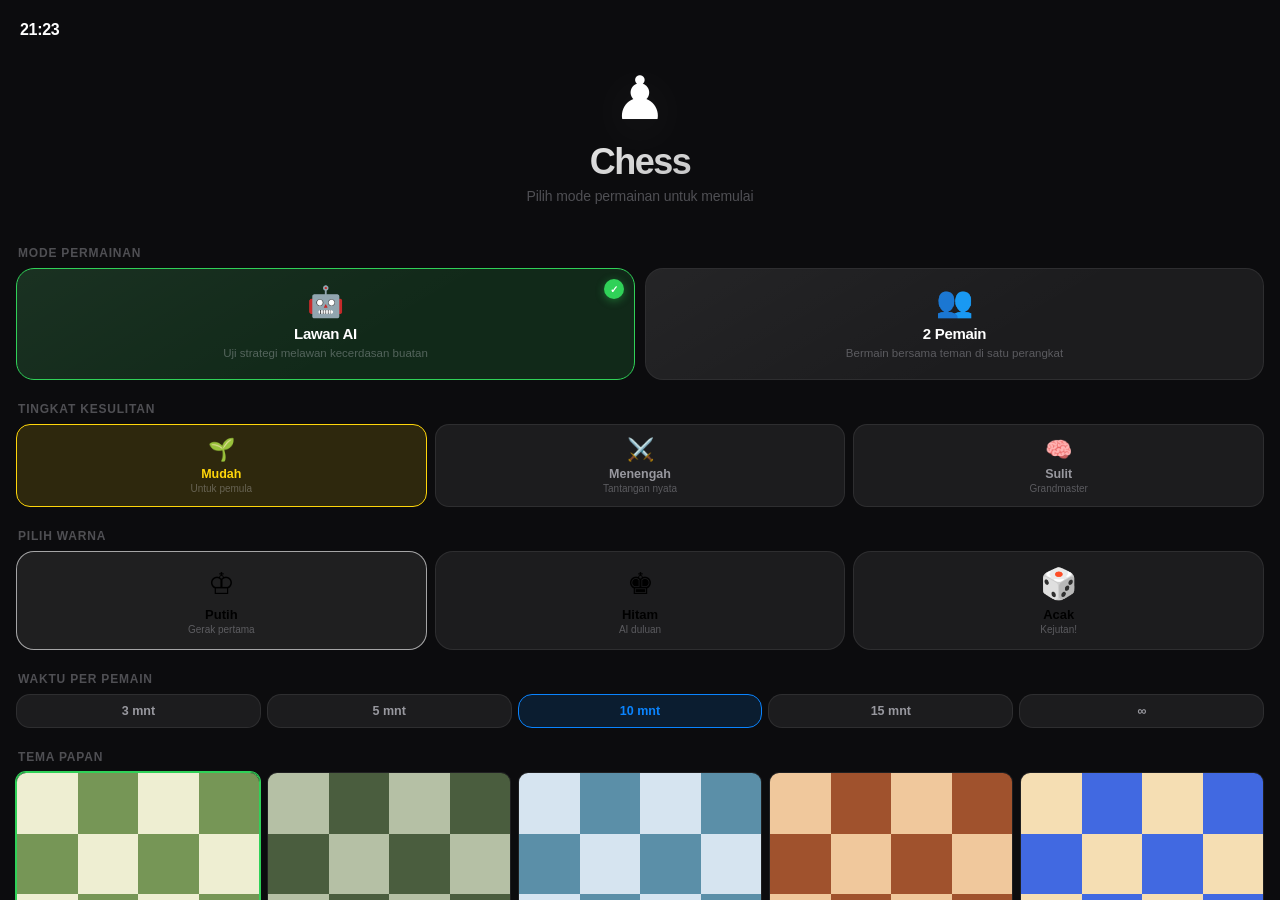
<file: p/chess/index.html>
<!DOCTYPE html>
<html lang="id">
<head>
  <meta charset="UTF-8">
  <meta name="viewport"
        content="width=device-width, initial-scale=1.0,
                 viewport-fit=cover, user-scalable=no, maximum-scale=1">
  <meta name="apple-mobile-web-app-capable" content="yes">
  <meta name="apple-mobile-web-app-status-bar-style" content="black-translucent">
  <meta name="theme-color" content="#000000">
  <title>Chess</title>
  <link rel="stylesheet" href="css/style.css">
</head>
<body>

<!-- ══════════════════════════════════
     STATUS BAR — jam saja, tanpa sinyal/baterai
══════════════════════════════════ -->
<div class="sbar">
  <span class="sbar-time" id="sbarTime">9:41</span>
</div>


<!-- ══════════════════════════════════
     LOBBY SCREEN
══════════════════════════════════ -->
<div id="lobbyScreen">
  <div style="height:max(var(--safe-t),47px);flex-shrink:0;"></div>

  <div class="lobby-scroll">

    <!-- Hero -->
    <div class="lobby-hero">
      <span class="lobby-icon">♟</span>
      <div class="lobby-title">Chess</div>
      <div class="lobby-sub">Pilih mode permainan untuk memulai</div>
    </div>

    <!-- Mode Permainan -->
    <div class="sec-label">Mode Permainan</div>
    <div class="mode-grid">
      <div class="mode-card sel" id="modeAI" onclick="selectMode('ai')">
        <div class="mode-check">✓</div>
        <div class="mode-icon">🤖</div>
        <div class="mode-name">Lawan AI</div>
        <div class="mode-desc">Uji strategi melawan kecerdasan buatan</div>
      </div>
      <div class="mode-card" id="modePVP" onclick="selectMode('pvp')">
        <div class="mode-check">✓</div>
        <div class="mode-icon">👥</div>
        <div class="mode-name">2 Pemain</div>
        <div class="mode-desc">Bermain bersama teman di satu perangkat</div>
      </div>
    </div>

    <!-- Opsi AI -->
    <div id="aiOptions">
      <div class="sec-label">Tingkat Kesulitan</div>
      <div class="diff-row">
        <button class="diff-btn sel" data-d="easy" onclick="selectDiff('easy')">
          <div class="diff-icon">🌱</div>
          <div class="diff-name">Mudah</div>
          <div class="diff-desc">Untuk pemula</div>
        </button>
        <button class="diff-btn" data-d="medium" onclick="selectDiff('medium')">
          <div class="diff-icon">⚔️</div>
          <div class="diff-name">Menengah</div>
          <div class="diff-desc">Tantangan nyata</div>
        </button>
        <button class="diff-btn" data-d="hard" onclick="selectDiff('hard')">
          <div class="diff-icon">🧠</div>
          <div class="diff-name">Sulit</div>
          <div class="diff-desc">Grandmaster</div>
        </button>
      </div>

      <div class="sec-label">Pilih Warna</div>
      <div class="color-row">
        <button class="color-card wc sel" id="colorW" onclick="selectColor('white')">
          <div class="color-piece">♔</div>
          <div class="color-name">Putih</div>
          <div class="color-hint">Gerak pertama</div>
        </button>
        <button class="color-card bc" id="colorB" onclick="selectColor('black')">
          <div class="color-piece">♚</div>
          <div class="color-name">Hitam</div>
          <div class="color-hint">AI duluan</div>
        </button>
        <button class="color-card rc" id="colorR" onclick="selectColor('random')">
          <div class="color-piece">🎲</div>
          <div class="color-name">Acak</div>
          <div class="color-hint">Kejutan!</div>
        </button>
      </div>
    </div>

    <!-- Waktu -->
    <div class="sec-label">Waktu Per Pemain</div>
    <div class="time-row">
      <button class="time-chip"     data-m="3"  onclick="selectTime(3)">3 mnt</button>
      <button class="time-chip"     data-m="5"  onclick="selectTime(5)">5 mnt</button>
      <button class="time-chip on"  data-m="10" onclick="selectTime(10)">10 mnt</button>
      <button class="time-chip"     data-m="15" onclick="selectTime(15)">15 mnt</button>
      <button class="time-chip"     data-m="0"  onclick="selectTime(0)">∞</button>
    </div>

    <!-- Tema Papan -->
    <div class="sec-label">Tema Papan</div>
    <div class="theme-grid" id="themeGrid"></div>

    <!-- Start -->
    <button class="start-btn" onclick="startGame()">Mulai Permainan →</button>

  </div><!-- /lobby-scroll -->
</div><!-- /lobbyScreen -->


<!-- ══════════════════════════════════
     GAME SCREEN
══════════════════════════════════ -->
<div id="gameScreen" style="display:none;">
  <div style="height:max(var(--safe-t),47px);flex-shrink:0;"></div>

  <!-- Kartu Atas (lawan) -->
  <div class="pcard" id="cardTop">
    <div class="pav ai" id="avTop">🤖</div>
    <div class="pinfo">
      <div class="pname" id="nameTop">AI</div>
      <div class="pname-sub" id="subTop">
        <span class="diff-badge easy" id="diffBadge">Mudah</span>
      </div>
      <div class="pcaps" id="capsTop"></div>
    </div>
    <div class="ptimer-wrap">
      <div class="ptime" id="timeTop">10:00</div>
      <div class="pstat" id="statTop">Menunggu</div>
    </div>
    <div class="ai-thinking" id="aiThinking">
      <div class="think-dot"></div>
      <div class="think-dot"></div>
      <div class="think-dot"></div>
    </div>
  </div>

  <!-- Papan -->
  <div class="board-area">
    <canvas id="gameCanvas"></canvas>
  </div>

  <!-- Kartu Bawah (pemain) -->
  <div class="pcard" id="cardBot">
    <div class="pav w" id="avBot">♔</div>
    <div class="pinfo">
      <div class="pname" id="nameBot">Anda</div>
      <div class="pname-sub" id="subBot">Putih · Pemain</div>
      <div class="pcaps" id="capsBot"></div>
    </div>
    <div class="ptimer-wrap">
      <div class="ptime" id="timeBot">10:00</div>
      <div class="pstat" id="statBot">Giliran</div>
    </div>
  </div>

  <!-- Kontrol -->
  <div class="controls">
    <button class="cbtn" onclick="doUndo()">
      <svg fill="none" stroke="currentColor" stroke-width="2.2" viewBox="0 0 24 24">
        <path stroke-linecap="round" d="M9 14L4 9l5-5"/>
        <path stroke-linecap="round" d="M4 9h10.5a5.5 5.5 0 010 11H11"/>
      </svg>
      Undo
    </button>
    <button class="cbtn" id="hintBtn" onclick="doHint()">
      <svg fill="none" stroke="currentColor" stroke-width="2.2" viewBox="0 0 24 24">
        <path stroke-linecap="round"
              d="M9.663 17h4.673M12 3v1m6.364 1.636l-.707.707
                 M21 12h-1M4 12H3m3.343-5.657l-.707-.707m2.828 9.9a5 5 0 117.072 0
                 l-.548.547A3.374 3.374 0 0014 18.469V19a2 2 0 11-4 0v-.531
                 c0-.895-.356-1.754-.988-2.386l-.548-.547z"/>
      </svg>
      Hint
    </button>
    <button class="cbtn" onclick="openMenu()">
      <svg fill="none" stroke="currentColor" stroke-width="2.2" viewBox="0 0 24 24">
        <line x1="3" y1="6"  x2="21" y2="6"/>
        <line x1="3" y1="12" x2="21" y2="12"/>
        <line x1="3" y1="18" x2="21" y2="18"/>
      </svg>
      Menu
    </button>
    <button class="cbtn prim" onclick="goLobby()">
      <svg fill="none" stroke="currentColor" stroke-width="2.2" viewBox="0 0 24 24">
        <path stroke-linecap="round"
              d="M3 12l9-9 9 9M5 10v10a1 1 0 001 1h4v-6h4v6h4a1 1 0 001-1V10"/>
      </svg>
      Lobby
    </button>
  </div>

  <div class="safe-b"></div>
</div><!-- /gameScreen -->


<!-- ══════════════════════════════════
     TOAST
══════════════════════════════════ -->
<div class="toast" id="toast"></div>


<!-- ══════════════════════════════════
     OVERLAY + MENU SHEET
══════════════════════════════════ -->
<div class="overlay" id="menuOverlay" onclick="closeMenu()"></div>

<div class="sheet" id="menuSheet">
  <div class="sh-handle"></div>
  <div class="sh-hdr">
    <span class="sh-title">Menu</span>
    <button class="sh-x" onclick="closeMenu()">✕</button>
  </div>
  <div class="sh-body">

    <button class="mi" onclick="closeMenu();newGameSameSettings()">
      <svg fill="none" stroke="currentColor" stroke-width="2" viewBox="0 0 24 24">
        <path stroke-linecap="round"
              d="M4 4v5h.582m15.356 2A8.001 8.001 0 004.582 9m0 0H9m11 11v-5h-.581m0
                 0a8.003 8.003 0 01-15.357-2m15.357 2H15"/>
      </svg>
      <span class="mi-label">Main Lagi</span>
      <span class="mi-val" id="menuMode">vs AI</span>
    </button>

    <button class="mi" onclick="closeMenu();doUndo()">
      <svg fill="none" stroke="currentColor" stroke-width="2" viewBox="0 0 24 24">
        <path stroke-linecap="round" d="M9 14L4 9l5-5"/>
        <path stroke-linecap="round" d="M4 9h10.5a5.5 5.5 0 010 11H11"/>
      </svg>
      <span class="mi-label">Undo Langkah</span>
      <span class="mi-val" id="menuUndoCnt">0 move</span>
    </button>

    <button class="mi" onclick="closeMenu();doFlip()">
      <svg fill="none" stroke="currentColor" stroke-width="2" viewBox="0 0 24 24">
        <path stroke-linecap="round"
              d="M7 16V4m0 0L3 8m4-4l4 4M17 8v12m0 0l4-4m-4 4l-4-4"/>
      </svg>
      <span class="mi-label">Balik Papan</span>
      <span class="mi-val" id="menuFlip">Normal</span>
    </button>

    <div class="m-sep"></div>

    <div class="tog-row">
      <span class="tog-label">🔊 Efek Suara</span>
      <button class="tog on" id="togSound" onclick="toggleSound()"></button>
    </div>
    <div class="tog-row">
      <span class="tog-label">💡 Assist Mode</span>
      <button class="tog" id="togAssist" onclick="toggleAssist()"></button>
    </div>

    <div class="m-sep"></div>

    <div class="sheet-sub-label">Waktu Per Pemain</div>
    <div class="time-opts">
      <button class="topt"    data-m="3"  onclick="inGameSetTime(3)">3 mnt</button>
      <button class="topt"    data-m="5"  onclick="inGameSetTime(5)">5 mnt</button>
      <button class="topt on" data-m="10" onclick="inGameSetTime(10)">10 mnt</button>
      <button class="topt"    data-m="15" onclick="inGameSetTime(15)">15 mnt</button>
      <button class="topt"    data-m="0"  onclick="inGameSetTime(0)">∞</button>
    </div>

    <div class="m-sep"></div>

    <button class="mi" onclick="closeMenu();resignGame()">
      <svg fill="none" stroke="currentColor" stroke-width="2" viewBox="0 0 24 24">
        <path stroke-linecap="round" d="M3 21V7l9-4 9 4v14M9 21V12h6v9"/>
      </svg>
      <span class="mi-label" style="color:var(--red)">Menyerah</span>
    </button>

  </div>
</div>


<!-- ══════════════════════════════════
     MODAL: Promosi Pion
══════════════════════════════════ -->
<div class="modal" id="promoModal">
  <div class="mc">
    <span class="m-icon">👑</span>
    <div class="m-title">Promosi Pion!</div>
    <div class="m-msg">Pilih bidak pengganti</div>
    <div class="promo-grid">
      <button class="pbtn" data-p="queen">
        <div class="p-icon" id="pQ">♕</div>
        <div class="p-name">Ratu</div>
      </button>
      <button class="pbtn" data-p="rook">
        <div class="p-icon" id="pR">♖</div>
        <div class="p-name">Benteng</div>
      </button>
      <button class="pbtn" data-p="bishop">
        <div class="p-icon" id="pB">♗</div>
        <div class="p-name">Gajah</div>
      </button>
      <button class="pbtn" data-p="knight">
        <div class="p-icon" id="pN">♘</div>
        <div class="p-name">Kuda</div>
      </button>
    </div>
  </div>
</div>


<!-- ══════════════════════════════════
     MODAL: Akhir Permainan
══════════════════════════════════ -->
<div class="modal" id="endModal">
  <div class="mc">
    <span class="m-icon" id="endIcon">🏆</span>
    <div class="m-title" id="endTitle">Selesai!</div>
    <div class="m-msg"   id="endMsg">Putih menang!</div>
    <div class="m-stats">
      <div class="m-stat">
        <div class="m-stat-val"   id="statMoves">0</div>
        <div class="m-stat-label">Langkah</div>
      </div>
      <div class="m-stat">
        <div class="m-stat-val"   id="statCaps">0</div>
        <div class="m-stat-label">Tangkapan</div>
      </div>
      <div class="m-stat">
        <div class="m-stat-val"   id="statTime">0:00</div>
        <div class="m-stat-label">Durasi</div>
      </div>
    </div>
    <div class="m-btns">
      <button class="mb home"  onclick="closeModal('endModal');goLobby()">🏠 Lobby</button>
      <button class="mb ghost" onclick="closeModal('endModal')">Lihat</button>
      <button class="mb prim"  onclick="closeModal('endModal');newGameSameSettings()">Main Lagi</button>
    </div>
  </div>
</div>


<!-- ══════════════════════════════════
     SCRIPTS — urutan penting!
     1. audio    — tidak bergantung apapun
     2. engine   — tidak bergantung apapun
     3. ai       — butuh Engine
     4. renderer — butuh Engine, curTheme (dari ui.js)
     5. timer    — butuh GS, Game
     6. game     — butuh semua di atas
     7. ui       — butuh semua di atas + deklarasi curTheme
══════════════════════════════════ -->
<script src="js/audio.js"></script>
<script src="js/engine.js"></script>
<script src="js/ai.js"></script>
<script src="js/renderer.js"></script>
<script src="js/timer.js"></script>
<script src="js/game.js"></script>
<script src="js/ui.js"></script>

</body>
</html>
</file>
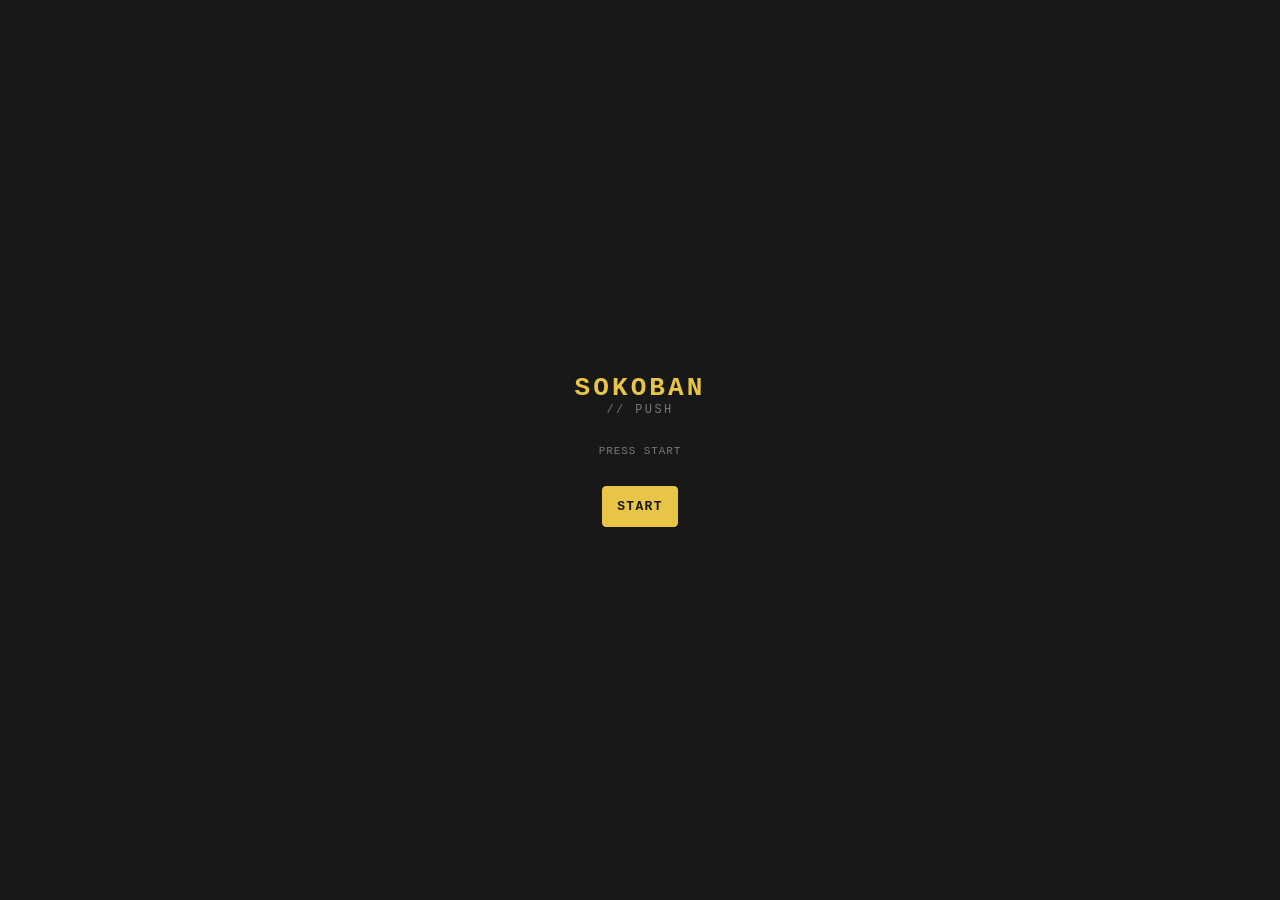
<file: p/sokobanbox/index.html>
<!doctype html>
<html lang="id" data-theme="CRT">
  <head>
    <meta charset="utf-8" />
    <meta name="viewport" content="width=device-width, initial-scale=1, viewport-fit=cover" />
    <title>SOKOBAN // PUSH — Puzzle Dorong Kotak Retro</title>
    <meta name="description" content="Sokoban retro 90-an: 18 level dorong kotak, undo, hint bertingkat, tema CRT/PAPER/MONO. Main langsung di browser, offline." />
    <meta name="theme-color" content="#181818" />
    <link rel="icon" href="data:," />
    <link rel="stylesheet" href="css/style.css" />
  </head>
  <body>
    <div class="app">
      <!-- BOOT -->
      <section id="screen-boot" class="screen active">
        <div style="margin: auto; text-align: center">
          <h1 class="title">SOKOBAN</h1>
          <p class="subtitle">// PUSH</p>
          <p class="small blink" style="margin-top: 28px">PRESS START</p>
          <button id="btn-start" class="primary" style="margin-top: 18px">START</button>
        </div>
      </section>

      <!-- MENU -->
      <section id="screen-menu" class="screen">
        <div style="margin-top: 24px">
          <h1 class="title">SOKOBAN</h1>
          <p class="subtitle">// PUSH</p>
        </div>
        <div class="menu">
          <button id="btn-continue" class="primary">LANJUTKAN</button>
          <button data-goto="levels">PILIH LEVEL</button>
          <button data-goto="stats">STATISTIK</button>
          <button data-goto="settings">PENGATURAN</button>
        </div>
        <p class="small" style="margin-top: auto; text-align: center">
          No timer. No lives. No noise. Just one box at a time.
        </p>
      </section>

      <!-- LEVELS -->
      <section id="screen-levels" class="screen">
        <div class="row between">
          <button data-goto="menu">&lt; KEMBALI</button>
          <span class="small">PILIH LEVEL</span>
        </div>
        <div id="level-list"></div>
      </section>

      <!-- STATS -->
      <section id="screen-stats" class="screen">
        <div class="row between">
          <button data-goto="menu">&lt; KEMBALI</button>
          <span class="small">STATISTIK</span>
        </div>
        <div id="stats-body" class="list"></div>
      </section>

      <!-- SETTINGS -->
      <section id="screen-settings" class="screen">
        <div class="row between">
          <button data-goto="menu">&lt; KEMBALI</button>
          <span class="small">PENGATURAN</span>
        </div>
        <div class="list">
          <button id="opt-sfx">EFEK SUARA: ON</button>
          <button id="opt-vibration">GETAR: ON</button>
          <button id="opt-crt">EFEK SCANLINE: OFF</button>
          <div class="panel">
            <p class="small" style="margin: 0 0 8px">TEMA</p>
            <div class="row" id="theme-row"></div>
          </div>
          <button id="opt-reset">HAPUS SEMUA PROGRES</button>
        </div>
      </section>

      <!-- PLAY -->
      <section id="screen-play" class="screen">
        <div class="row between">
          <button data-goto="menu">&lt; MENU</button>
          <span id="play-title" class="small"></span>
        </div>
        <div class="panel hud">
          <div>LANGKAH<b id="hud-moves">0</b></div>
          <div>DORONG<b id="hud-pushes">0</b></div>
          <div>PAR<b id="hud-par">0</b></div>
          <div>KOTAK<b id="hud-boxes">0/0</b></div>
        </div>
        <div class="board-wrap" id="board-wrap">
          <canvas id="board"></canvas>
          <div id="crt" class="crt-overlay hidden"></div>
        </div>
        <p id="hint-text" class="hint"></p>
        <div class="row" style="justify-content: center">
          <button id="btn-undo">UNDO</button>
          <button id="btn-reset">RESET</button>
          <button id="btn-hint">? HINT</button>
        </div>
        <div class="dpad">
          <span class="spacer"></span>
          <button data-dx="0" data-dy="-1" aria-label="Atas">&#9650;</button>
          <span class="spacer"></span>
          <button data-dx="-1" data-dy="0" aria-label="Kiri">&#9664;</button>
          <span class="spacer"></span>
          <button data-dx="1" data-dy="0" aria-label="Kanan">&#9654;</button>
          <span class="spacer"></span>
          <button data-dx="0" data-dy="1" aria-label="Bawah">&#9660;</button>
          <span class="spacer"></span>
        </div>
        <p class="small" style="text-align: center">
          KEYBOARD: PANAH / WASD &middot; U = UNDO &middot; R = RESET &middot; H = HINT
        </p>
      </section>
    </div>

    <!-- WIN OVERLAY -->
    <div id="overlay-win" class="overlay hidden">
      <div class="panel">
        <h2 class="title" style="font-size: 20px">CLEAR!</h2>
        <p id="win-stars" class="stars-big"></p>
        <p id="win-stats" class="small"></p>
        <div id="win-ach" class="list"></div>
        <!-- SLOT IKLAN: hanya tampil setelah level selesai -->
        <div id="ad-slot" class="ad-slot"></div>
        <button id="btn-next" class="primary">LEVEL BERIKUTNYA</button>
        <button id="btn-replay">ULANGI</button>
        <button data-goto="menu">MENU</button>
      </div>
    </div>

    <script src="js/levels.js"></script>
    <script src="js/engine.js"></script>
    <script src="js/solver.js"></script>
    <script src="js/audio.js"></script>
    <script src="js/storage.js"></script>
    <script src="js/render.js"></script>
    <script src="js/ads.js"></script>
    <script src="js/main.js"></script>
  </body>
</html>
</file>
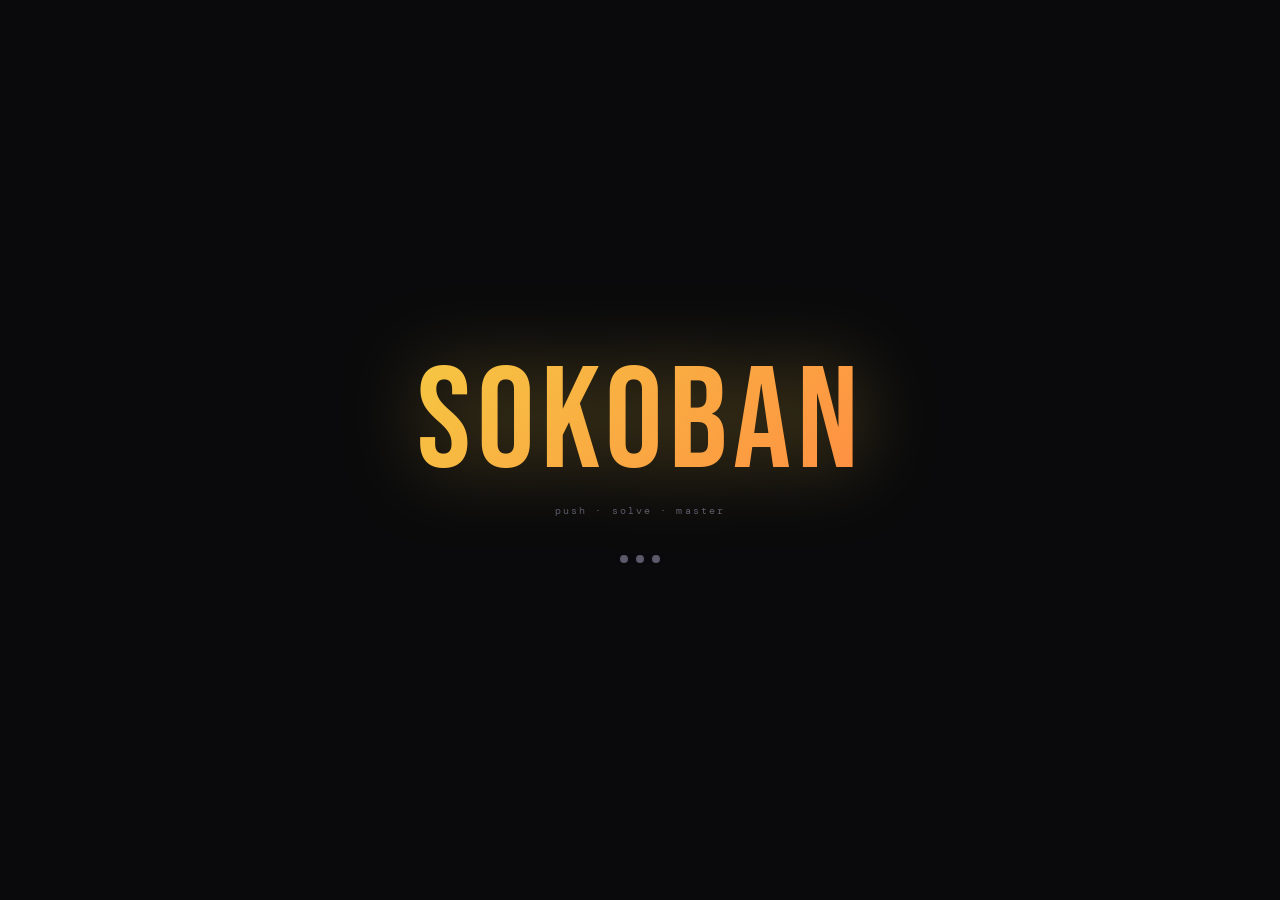
<file: p/sokobox/index.html>
<!DOCTYPE html>
<html lang="id" data-theme="dark">
<head>
  <meta charset="UTF-8">
  <meta name="viewport" content="width=device-width, initial-scale=1.0, maximum-scale=1.0, user-scalable=no">
  <title>SOKOBAN ✦ Push &amp; Solve</title>
  <link rel="preconnect" href="https://fonts.googleapis.com">
  <link href="https://fonts.googleapis.com/css2?family=Bebas+Neue&family=DM+Mono:wght@400;500&family=Outfit:wght@300;400;600;700;900&display=swap" rel="stylesheet">
  <link rel="stylesheet" href="css/style.css">
</head>
<body>

  <!-- SPLASH -->
  <div class="screen" id="splash-screen">
    <div class="splash-logo">SOKOBAN</div>
    <div class="splash-sub">push · solve · master</div>
    <div class="splash-dots">
      <div class="splash-dot"></div><div class="splash-dot"></div><div class="splash-dot"></div>
    </div>
  </div>

  <!-- MAIN MENU -->
  <div class="screen hidden" id="menu-screen">
    <div class="screen-content">
      <div class="game-logo">
        <div class="logo-text">SOKOBAN</div>
        <div class="logo-sub">push · solve · master</div>
      </div>
      <div class="menu-buttons">
        <button class="btn primary" onclick="UI.showScreen('level-screen')">▶ &nbsp;Play</button>
        <button class="btn" onclick="UI.showScreen('level-screen')">📋 &nbsp;Level Select</button>
        <button class="btn ghost" onclick="UI.openSettings()">⚙️ &nbsp;Settings</button>
      </div>
      <div class="menu-footer"><span class="menu-footer-text">v3.0 · 10 LEVELS · 3 WORLDS</span></div>
    </div>
  </div>

  <!-- LEVEL SELECT -->
  <div class="screen hidden" id="level-screen">
    <div class="screen-content">
      <div class="level-select-header">
        <button class="back-btn" onclick="UI.showScreen('menu-screen')">←</button>
        <span class="level-select-title">Levels</span>
      </div>
      <div class="progress-bar-wrap">
        <div class="progress-label"><span>Progress</span><span id="progress-text">0 / 10</span></div>
        <div class="progress-bar"><div class="progress-bar-fill" id="progress-fill" style="width:0%"></div></div>
      </div>
      <div class="level-grid" id="level-grid"></div>
    </div>
  </div>

  <!-- GAME -->
  <div class="screen hidden" id="game-screen">
    <div class="game-topbar">
      <button class="game-back-btn" onclick="UI.confirmBack()">←</button>
      <div class="level-info">
        <div class="level-title-text" id="game-level-title">Level 1</div>
        <div class="level-subtitle" id="game-level-name">Tutorial</div>
      </div>
      <button class="settings-btn" onclick="UI.openSettings()">⚙</button>
    </div>
    <div class="hud-stats">
      <div class="stat-chip"><span class="stat-label">Moves</span><span class="stat-value" id="hud-moves">0</span></div>
      <div class="stat-chip"><span class="stat-label">Best</span><span class="stat-value red" id="hud-best">—</span></div>
      <div class="stat-chip"><span class="stat-label">Boxes</span><span class="stat-value teal" id="hud-boxes">0/0</span></div>
    </div>
    <div class="canvas-wrap" id="canvas-wrap"><canvas id="game-canvas"></canvas></div>
    <div class="game-controls">
      <button class="btn icon-btn" onclick="Renderer.undo()">↩ Undo</button>
      <button class="btn icon-btn" onclick="UI.resetLevel()">↺ Restart</button>
    </div>
    <div class="dpad-wrap" id="dpad-wrap">
      <div class="dpad-grid">
        <div></div><button class="dpad-btn" data-dir="up">▲</button><div></div>
        <button class="dpad-btn" data-dir="left">◀</button><div class="dpad-btn dpad-center"></div><button class="dpad-btn" data-dir="right">▶</button>
        <div></div><button class="dpad-btn" data-dir="down">▼</button><div></div>
      </div>
    </div>
    <div class="tips-text">WASD / Arrow Keys · U=Undo · R=Restart · ESC=Back</div>
  </div>

  <!-- SETTINGS MODAL -->
  <div class="modal-overlay" id="settings-modal" onclick="UI.closeSettingsIfBg(event)">
    <div class="modal">
      <div class="modal-handle"></div>

      <div class="settings-section">
        <div class="settings-section-title">Gameplay</div>
        <div class="setting-row">
          <div><div class="setting-label">Sound FX</div><div class="setting-desc">Suara efek saat bergerak</div></div>
          <div class="toggle on" id="sfx-toggle" onclick="Settings.toggleSound()"></div>
        </div>
        <div class="setting-row">
          <div><div class="setting-label">Vibration</div><div class="setting-desc">Haptic feedback</div></div>
          <div class="toggle on" id="vib-toggle" onclick="Settings.toggleVib()"></div>
        </div>
        <div class="setting-row">
          <div><div class="setting-label">D-Pad</div><div class="setting-desc" id="ctrl-desc">Swipe + D-Pad</div></div>
          <div class="toggle on" id="ctrl-toggle" onclick="Settings.toggleDpad()"></div>
        </div>
      </div>

      <!-- ✨ WORLD THEMES -->
      <div class="settings-section">
        <div class="settings-section-title">
          🌍 World Theme
          <span class="badge-daily">Reset setiap hari</span>
        </div>
        <div class="world-picker" id="world-picker"></div>
      </div>

      <div class="settings-section">
        <div class="settings-section-title">UI Theme</div>
        <div class="theme-picker-row" id="ui-theme-picker"></div>
      </div>
      <div class="settings-section">
        <div class="settings-section-title">Wall Style</div>
        <div class="theme-picker-row" id="wall-style-picker"></div>
      </div>
      <div class="settings-section">
        <div class="settings-section-title">Player Style</div>
        <div class="theme-picker-row" id="player-style-picker"></div>
      </div>
      <div class="settings-section">
        <div class="settings-section-title">Box Style</div>
        <div class="theme-picker-row" id="box-style-picker"></div>
      </div>
      <div class="settings-section">
        <div class="settings-section-title">Audio Theme</div>
        <div class="theme-picker-row" id="audio-style-picker"></div>
      </div>

      <div class="settings-section" style="padding-top:12px;">
        <button class="btn" style="color:var(--red);border-color:color-mix(in srgb,var(--red) 25%,transparent);" onclick="Settings.confirmReset()">🗑 &nbsp;Reset All Progress</button>
        <div style="height:8px;"></div>
        <button class="btn ghost" onclick="UI.closeSettings()">Close</button>
      </div>
    </div>
  </div>

  <script src="js/assets.js"></script>
  <script src="js/levels.js"></script>
  <script src="js/themes.js"></script>
  <script src="js/game.js"></script>
  <script src="js/render.js"></script>
  <script src="js/ui.js"></script>
  <script src="js/input.js"></script>
  <script src="js/main.js"></script>
</body>
</html>
</file>
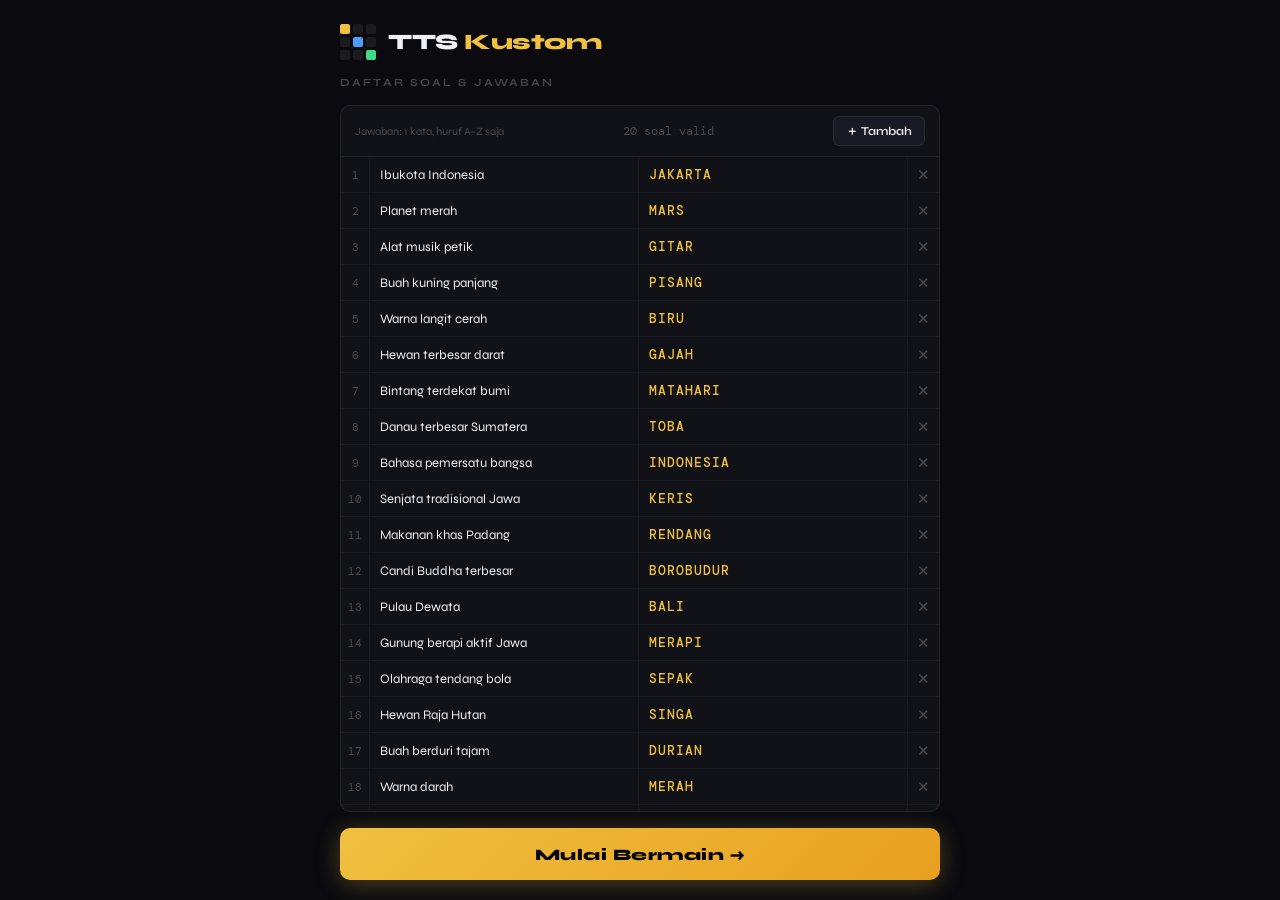
<file: p/tts/index.html>
<!DOCTYPE html>
<html lang="id">
<head>
<meta charset="UTF-8">
<meta name="viewport" content="width=device-width,initial-scale=1,user-scalable=no,viewport-fit=cover">
<title>TTS Kustom</title>
<link rel="preconnect" href="https://fonts.googleapis.com">
<link href="https://fonts.googleapis.com/css2?family=Syne:wght@400;600;700;800&family=DM+Mono:wght@400;500&display=swap" rel="stylesheet">
<style>
:root{
  --bg:#0a0a0f;--surface:#111118;--card:#1a1a24;--border:rgba(255,255,255,0.07);
  --gold:#f0c040;--gold-dim:rgba(240,192,64,0.12);
  --blue:#4a9eff;--blue-dim:rgba(74,158,255,0.12);
  --green:#3ddc84;--green-dim:rgba(61,220,132,0.12);
  --red:#ff5c5c;--purple:#c084fc;
  --t1:#f0f0f8;--t2:rgba(240,240,248,0.5);--t3:rgba(240,240,248,0.25);
  --cell:#1e1e2e;--cell-hi:#1e2d45;--cell-sel:#003366;
  --r:10px;--font:'Syne',sans-serif;--mono:'DM Mono',monospace;
}
*,*::before,*::after{box-sizing:border-box;margin:0;padding:0}
html,body{height:100%;overflow:hidden;background:var(--bg);color:var(--t1);font-family:var(--font);-webkit-font-smoothing:antialiased;user-select:none}

/* ── SCREENS ── */
.screen{position:fixed;inset:0;display:none;flex-direction:column;overflow:hidden}
.screen.active{display:flex}
.screen.fly-in{animation:flyIn .35s cubic-bezier(.16,1,.3,1) both}
.screen.fly-out{animation:flyOut .25s cubic-bezier(.16,1,.3,1) both}
.screen.fly-back-in{animation:flyBackIn .35s cubic-bezier(.16,1,.3,1) both}
.screen.fly-back-out{animation:flyBackOut .25s cubic-bezier(.16,1,.3,1) both}
@keyframes flyIn{from{transform:translateX(100%);opacity:0}to{transform:none;opacity:1}}
@keyframes flyOut{from{transform:none}to{transform:translateX(-28%);opacity:.3}}
@keyframes flyBackIn{from{transform:translateX(-28%);opacity:.3}to{transform:none;opacity:1}}
@keyframes flyBackOut{from{transform:none}to{transform:translateX(100%);opacity:0}}

/* ── SETUP SCREEN ── */
#screen-setup{background:var(--bg);padding:0}
.setup-wrap{display:flex;flex-direction:column;height:100%;padding:24px 20px 20px;gap:16px;max-width:640px;margin:0 auto;width:100%}
.logo{display:flex;align-items:center;gap:12px;flex-shrink:0}
.logo-grid{display:grid;grid-template-columns:repeat(3,10px);grid-template-rows:repeat(3,10px);gap:3px}
.logo-grid span{border-radius:2px;background:var(--border)}
.logo-grid span:nth-child(1){background:var(--gold)}
.logo-grid span:nth-child(5){background:var(--blue)}
.logo-grid span:nth-child(9){background:var(--green)}
.logo-title{font-size:22px;font-weight:800;letter-spacing:-0.5px}
.logo-title em{font-style:normal;color:var(--gold)}

.setup-label{font-size:11px;font-weight:700;letter-spacing:2px;text-transform:uppercase;color:var(--t3);flex-shrink:0}

.word-editor{
  flex:1;min-height:0;
  background:var(--surface);border:1px solid var(--border);
  border-radius:var(--r);overflow:hidden;display:flex;flex-direction:column;
}
.word-editor-toolbar{
  display:flex;align-items:center;justify-content:space-between;
  padding:10px 14px;border-bottom:1px solid var(--border);flex-shrink:0;gap:8px;
}
.we-count{font-size:12px;color:var(--t3);font-family:var(--mono)}
.we-hint{font-size:11px;color:var(--t3)}
.word-table{flex:1;overflow-y:auto;scrollbar-width:thin;scrollbar-color:var(--border) transparent}
.word-row{
  display:grid;grid-template-columns:28px 1fr 1fr auto;
  align-items:center;gap:0;border-bottom:1px solid rgba(255,255,255,0.04);
}
.word-row:last-child{border-bottom:none}
.row-num{
  text-align:center;font-size:11px;color:var(--t3);font-family:var(--mono);
  padding:8px 0;flex-shrink:0;
}
.row-input{
  background:transparent;border:none;outline:none;
  color:var(--t1);font-family:var(--font);font-size:13px;
  padding:9px 10px;width:100%;
  border-left:1px solid rgba(255,255,255,0.04);
}
.row-input::placeholder{color:var(--t3)}
.row-input.answer{
  text-transform:uppercase;font-family:var(--mono);font-size:13px;
  font-weight:500;letter-spacing:1px;color:var(--gold);
}
.row-del{
  width:32px;height:100%;display:flex;align-items:center;justify-content:center;
  cursor:pointer;color:var(--t3);font-size:15px;transition:color .15s;
  border-left:1px solid rgba(255,255,255,0.04);
}
.row-del:hover{color:var(--red)}

.toolbar-btn{
  height:30px;padding:0 12px;border-radius:6px;border:1px solid var(--border);
  background:var(--card);color:var(--t1);font-family:var(--font);font-size:12px;
  font-weight:600;cursor:pointer;display:flex;align-items:center;gap:5px;
  transition:all .15s;white-space:nowrap;
}
.toolbar-btn:hover{border-color:var(--blue);color:var(--blue)}

.start-btn{
  flex-shrink:0;height:52px;border-radius:var(--r);border:none;cursor:pointer;
  background:linear-gradient(135deg,var(--gold),#e8a020);
  color:#000;font-family:var(--font);font-size:16px;font-weight:800;
  letter-spacing:.5px;transition:all .2s;
  box-shadow:0 4px 24px rgba(240,192,64,.3);
}
.start-btn:hover{transform:translateY(-1px);box-shadow:0 6px 32px rgba(240,192,64,.4)}
.start-btn:active{transform:translateY(0)}
.start-btn:disabled{opacity:.4;cursor:not-allowed;transform:none}

/* ── GAME SCREEN ── */
#screen-game{background:var(--bg)}
#screen-game #app{display:flex;flex-direction:column;height:100%}

.g-header{
  flex-shrink:0;height:52px;display:flex;align-items:center;
  padding:0 14px;gap:10px;
  background:rgba(10,10,15,.9);backdrop-filter:blur(16px);
  border-bottom:1px solid var(--border);z-index:10;
}
.g-back{
  width:34px;height:34px;border-radius:50%;
  background:rgba(255,255,255,.05);border:1px solid var(--border);
  display:flex;align-items:center;justify-content:center;
  cursor:pointer;color:var(--t1);font-size:16px;transition:all .15s;flex-shrink:0;
}
.g-back:hover{background:rgba(255,255,255,.1)}
.g-title{flex:1;min-width:0;font-size:15px;font-weight:700;
  white-space:nowrap;overflow:hidden;text-overflow:ellipsis}
.g-pills{display:flex;gap:5px;flex-shrink:0}
.pill{
  background:rgba(255,255,255,.05);border:1px solid var(--border);
  border-radius:999px;padding:4px 10px;
  display:flex;flex-direction:column;align-items:center;
}
.pill-l{font-size:8px;font-weight:700;letter-spacing:1px;text-transform:uppercase;color:var(--t3);line-height:1}
.pill-v{font-size:13px;font-weight:700;color:var(--t1);line-height:1.3;font-variant-numeric:tabular-nums}
#pv-score{color:var(--gold)}
#pv-words{color:var(--green)}

.g-prog{flex-shrink:0;height:2px;background:var(--border)}
.g-prog-fill{height:100%;width:0%;background:linear-gradient(90deg,var(--blue),var(--green));transition:width .4s}

.g-body{flex:1;min-height:0;display:flex;flex-direction:column;position:relative;overflow:hidden}
@media(min-width:768px){.g-body{flex-direction:row}}

.g-grid-area{
  flex:1;min-height:0;overflow:auto;
  display:flex;align-items:flex-start;justify-content:flex-start;
  padding:16px;background:var(--bg);position:relative;
}
.g-grid-area.centered{align-items:center;justify-content:center}
#grid-container{outline:none;flex-shrink:0}

.cw-grid{display:grid;gap:3px;background:var(--bg)}
.cw-cell{
  position:relative;display:flex;align-items:center;justify-content:center;
  border-radius:3px;transition:background .1s;flex-shrink:0;
}
.cw-cell.blocked{background:var(--bg)}
.cw-cell.active{background:var(--cell);cursor:pointer;border:1px solid rgba(255,255,255,.06)}
.cw-cell.hi{background:var(--cell-hi)}
.cw-cell.sel{background:var(--cell-sel)!important;box-shadow:inset 0 0 0 2px var(--blue)}
.cw-cell.ok{background:#0b3d21!important}
.cw-cell.err{background:#3d0b0b!important;box-shadow:inset 0 0 0 2px var(--red);animation:shake .35s ease}
.cw-cell.hint{background:#2c1c42!important}
.cw-cell.pop{animation:pop .14s cubic-bezier(.34,1.56,.64,1)}
.cell-n{position:absolute;top:2px;left:3px;font-size:9px;font-weight:600;color:var(--t3);line-height:1;pointer-events:none}
.cell-l{font-size:20px;font-weight:700;font-family:var(--mono);color:var(--t1);text-transform:uppercase;pointer-events:none}

@keyframes pop{0%{transform:scale(1)}50%{transform:scale(1.2)}100%{transform:scale(1)}}
@keyframes shake{0%,100%{transform:none}25%{transform:translateX(-3px)}75%{transform:translateX(3px)}}

.zoom-wrap{position:absolute;bottom:12px;right:12px;display:flex;flex-direction:column;gap:4px;z-index:20}
.zoom-btn{
  width:34px;height:34px;border-radius:8px;
  background:var(--card);border:1px solid var(--border);
  color:var(--t1);font-size:17px;display:flex;align-items:center;justify-content:center;
  cursor:pointer;transition:all .12s;
}
.zoom-btn:hover{background:rgba(255,255,255,.1)}

.clue-panel{
  flex-shrink:0;background:var(--surface);
  border-top:1px solid var(--border);
  display:flex;flex-direction:column;overflow:hidden;height:190px;
}
@media(min-width:768px){.clue-panel{width:270px;height:auto;border-top:none;border-left:1px solid var(--border)}}
.clue-tabs{display:flex;border-bottom:1px solid var(--border);flex-shrink:0}
.clue-tab{
  flex:1;padding:9px;font-size:11px;font-weight:700;letter-spacing:1px;
  text-transform:uppercase;color:var(--t3);text-align:center;cursor:pointer;
  border-bottom:2px solid transparent;margin-bottom:-1px;transition:all .12s;
}
.clue-tab.active{color:var(--t1);border-bottom-color:var(--gold)}
.clue-pane{display:none;flex:1;overflow-y:auto;scrollbar-width:thin;scrollbar-color:var(--border) transparent}
.clue-pane.active{display:block}
.clue-item{
  display:flex;align-items:baseline;gap:9px;padding:9px 14px;
  cursor:pointer;border-bottom:1px solid rgba(255,255,255,.04);
  transition:background .1s;
}
.clue-item:hover{background:rgba(255,255,255,.03)}
.clue-item.active{background:var(--blue-dim)}
.clue-item.done .clue-text{text-decoration:line-through;color:var(--t3)}
.clue-num{font-size:10px;font-weight:700;color:var(--gold);min-width:16px;flex-shrink:0;font-family:var(--mono)}
.clue-text{font-size:12px;color:var(--t2);line-height:1.4}

.g-footer{
  flex-shrink:0;height:56px;display:flex;align-items:center;justify-content:center;
  gap:6px;padding:0 10px;background:var(--surface);border-top:1px solid var(--border);
  overflow-x:auto;scrollbar-width:none;
}
.g-footer::-webkit-scrollbar{display:none}
.ctrl{
  height:34px;padding:0 12px;border-radius:999px;
  background:rgba(255,255,255,.05);border:1px solid var(--border);
  color:var(--t1);font-family:var(--font);font-size:12px;font-weight:600;
  cursor:pointer;display:flex;align-items:center;gap:4px;white-space:nowrap;
  transition:all .12s;flex-shrink:0;
}
.ctrl:hover{background:rgba(255,255,255,.1)}
.ctrl.p{background:var(--blue-dim);border-color:rgba(74,158,255,.25);color:var(--blue)}
.hint-n{
  background:var(--purple);color:#000;font-size:10px;font-weight:700;
  padding:1px 5px;border-radius:999px;min-width:18px;text-align:center;
}

/* ── OVERLAY ── */
.overlay{
  position:fixed;inset:0;z-index:800;display:none;
  align-items:flex-end;justify-content:center;padding-bottom:20px;
  background:rgba(0,0,0,.7);backdrop-filter:blur(14px);
}
.overlay.show{display:flex}
.ov-sheet{
  background:var(--card);border:1px solid rgba(255,255,255,.12);
  border-radius:20px 20px 14px 14px;padding:28px 24px 24px;
  width:100%;max-width:440px;animation:sheetUp .4s cubic-bezier(.34,1.56,.64,1);
  position:relative;overflow:hidden;
}
@keyframes sheetUp{from{transform:translateY(60px);opacity:0}to{transform:none;opacity:1}}
.ov-emoji{font-size:52px;text-align:center;display:block;margin-bottom:12px;animation:bounce .5s cubic-bezier(.34,1.56,.64,1) .1s both}
@keyframes bounce{from{transform:scale(0) rotate(-20deg);opacity:0}to{transform:none;opacity:1}}
.ov-title{font-size:28px;font-weight:800;text-align:center;color:var(--gold);margin-bottom:4px}
.ov-sub{font-size:13px;color:var(--t3);text-align:center;margin-bottom:16px}
.ov-stats{background:rgba(255,255,255,.04);border-radius:10px;padding:4px 0;margin-bottom:16px}
.ov-stat{display:flex;justify-content:space-between;align-items:center;padding:10px 16px;border-bottom:1px solid rgba(255,255,255,.05)}
.ov-stat:last-child{border:none}
.ov-lbl{font-size:13px;color:var(--t2)}
.ov-val{font-size:16px;font-weight:700;font-variant-numeric:tabular-nums}
.ov-btns{display:flex;gap:8px}
.ov-btn{
  flex:1;height:48px;border-radius:999px;border:none;cursor:pointer;
  font-family:var(--font);font-size:15px;font-weight:700;transition:all .15s;
}
.ov-btn.sec{background:rgba(255,255,255,.07);border:1px solid var(--border);color:var(--t1)}
.ov-btn.pri{background:linear-gradient(135deg,var(--gold),#e8a020);color:#000;box-shadow:0 4px 16px rgba(240,192,64,.3)}

/* ── TOAST ── */
.toast{
  position:fixed;bottom:80px;left:50%;transform:translateX(-50%) translateY(8px);
  background:var(--card);border:1px solid var(--border);color:var(--t1);
  padding:9px 18px;border-radius:999px;font-size:12px;font-weight:600;
  z-index:900;opacity:0;transition:all .25s;white-space:nowrap;pointer-events:none;
}
.toast.show{opacity:1;transform:translateX(-50%) translateY(0)}

/* ── CONFETTI ── */
#confetti-canvas{position:fixed;inset:0;pointer-events:none;z-index:790;display:none}

/* ── MOBILE INPUT ── */
#m-input{position:fixed;opacity:0;width:1px;height:1px;top:50%;left:50%;
  border:none;outline:none;pointer-events:none;z-index:-1;transform:translate(-50%,-50%)}

/* ── ROUND BADGE ── */
.round-badge{
  position:absolute;top:12px;left:50%;transform:translateX(-50%);
  background:var(--gold-dim);border:1px solid var(--gold);border-radius:999px;
  padding:3px 12px;font-size:11px;font-weight:700;color:var(--gold);
  letter-spacing:1px;z-index:5;pointer-events:none;
}
</style>
</head>
<body>

<canvas id="confetti-canvas"></canvas>
<div class="toast" id="toast"></div>
<input id="m-input" type="text" inputmode="text" autocomplete="off"
  autocorrect="off" autocapitalize="characters" spellcheck="false" aria-hidden="true">

<!-- ════════════════════════════════════
     SCREEN 1: SETUP
     ════════════════════════════════════ -->
<div id="screen-setup" class="screen active">
<div class="setup-wrap">

  <div class="logo">
    <div class="logo-grid">
      <span></span><span></span><span></span>
      <span></span><span></span><span></span>
      <span></span><span></span><span></span>
    </div>
    <div class="logo-title">TTS <em>Kustom</em></div>
  </div>

  <div class="setup-label">Daftar Soal &amp; Jawaban</div>

  <div class="word-editor">
    <div class="word-editor-toolbar">
      <span class="we-hint">Jawaban: 1 kata, huruf A–Z saja</span>
      <span class="we-count" id="word-count">0 soal</span>
      <button class="toolbar-btn" id="btn-add">＋ Tambah</button>
    </div>
    <div class="word-table" id="word-table"></div>
  </div>

  <button class="start-btn" id="btn-start" disabled>Mulai Bermain →</button>

</div>
</div>

<!-- ════════════════════════════════════
     SCREEN 2: GAME
     ════════════════════════════════════ -->
<div id="screen-game" class="screen">
<div id="app">

  <header class="g-header">
    <button class="g-back" id="btn-back">‹</button>
    <div class="g-title" id="g-title">TTS Kustom</div>
    <div class="g-pills">
      <div class="pill">
        <span class="pill-l">Skor</span>
        <span class="pill-v" id="pv-score">0</span>
      </div>
      <div class="pill">
        <span class="pill-l">Kata</span>
        <span class="pill-v" id="pv-words">0/0</span>
      </div>
    </div>
  </header>

  <div class="g-prog"><div class="g-prog-fill" id="prog-fill"></div></div>

  <div class="g-body">
    <div class="round-badge" id="round-badge">Ronde 1</div>

    <div class="g-grid-area" id="grid-area">
      <div id="grid-container" tabindex="0"></div>
    </div>

    <div class="zoom-wrap">
      <button class="zoom-btn" id="btn-zi">＋</button>
      <button class="zoom-btn" id="btn-zo">－</button>
      <button class="zoom-btn" style="font-size:13px" id="btn-zf">⊡</button>
    </div>

    <aside class="clue-panel">
      <div class="clue-tabs">
        <div class="clue-tab active" data-tab="across">↔ Mendatar</div>
        <div class="clue-tab" data-tab="down">↕ Menurun</div>
      </div>
      <div class="clue-pane active" id="clues-across"></div>
      <div class="clue-pane" id="clues-down"></div>
    </aside>
  </div>

  <footer class="g-footer">
    <button class="ctrl" id="btn-hint">💡 <span class="hint-n" id="hint-n">5</span></button>
    <button class="ctrl" id="btn-reveal">🔓 Buka Kata</button>
    <button class="ctrl p" id="btn-check">✅ Cek</button>
    <button class="ctrl p" id="btn-next-word">⏭ Lanjut</button>
  </footer>

</div>
</div>

<!-- ════════════════════════════════════
     WIN OVERLAY
     ════════════════════════════════════ -->
<div class="overlay" id="win-overlay">
  <div class="ov-sheet">
    <span class="ov-emoji">🎉</span>
    <div class="ov-title">Ronde Selesai!</div>
    <div class="ov-sub" id="win-sub">Luar biasa!</div>
    <div class="ov-stats">
      <div class="ov-stat">
        <span class="ov-lbl">Skor</span>
        <span class="ov-val" id="win-score" style="color:var(--gold)">0</span>
      </div>
      <div class="ov-stat">
        <span class="ov-lbl">Waktu</span>
        <span class="ov-val" id="win-time">0m 0s</span>
      </div>
      <div class="ov-stat">
        <span class="ov-lbl">Kata Benar</span>
        <span class="ov-val" id="win-words" style="color:var(--green)">0</span>
      </div>
      <div class="ov-stat">
        <span class="ov-lbl">Total Ronde</span>
        <span class="ov-val" id="win-round" style="color:var(--purple)">1</span>
      </div>
    </div>
    <div class="ov-btns">
      <button class="ov-btn sec" id="win-back">Kembali</button>
      <button class="ov-btn pri" id="win-next">Ronde Berikut →</button>
    </div>
  </div>
</div>

<script>
/* ══════════════════════════════════════════════════════
   CROSSWORD GENERATOR (embedded)
   ══════════════════════════════════════════════════════ */
const CrosswordGenerator = (() => {
  const SZ = 20;
  const empty = () => Array.from({length:SZ}, () => Array(SZ).fill(null));

  function canPlace(grid, word, row, col, dir) {
    const len = word.length;
    if (dir === 'across') {
      if (row<0||row>=SZ||col<0||col+len>SZ) return false;
      if (col>0 && grid[row][col-1]) return false;
      if (col+len<SZ && grid[row][col+len]) return false;
      for (let i=0; i<len; i++) {
        const c = grid[row][col+i];
        if (c) { if (c.l!==word[i]||c.v===null) return false; }
        else { if ((row>0&&grid[row-1][col+i])||(row<SZ-1&&grid[row+1][col+i])) return false; }
      }
    } else {
      if (col<0||col>=SZ||row<0||row+len>SZ) return false;
      if (row>0 && grid[row-1][col]) return false;
      if (row+len<SZ && grid[row+len][col]) return false;
      for (let i=0; i<len; i++) {
        const c = grid[row+i][col];
        if (c) { if (c.l!==word[i]||c.a===null) return false; }
        else { if ((col>0&&grid[row+i][col-1])||(col<SZ-1&&grid[row+i][col+1])) return false; }
      }
    }
    return true;
  }

  function place(grid, word, row, col, dir, wi) {
    const len = word.length;
    if (dir === 'across') {
      for (let i=0; i<len; i++) {
        const e = grid[row][col+i];
        if (e) e.a = wi; else grid[row][col+i] = {l:word[i],a:wi,v:null,n:null};
      }
    } else {
      for (let i=0; i<len; i++) {
        const e = grid[row+i][col];
        if (e) e.v = wi; else grid[row+i][col] = {l:word[i],a:null,v:wi,n:null};
      }
    }
  }

  function intersections(grid, word, dir) {
    const res = [];
    for (let r=0; r<SZ; r++) for (let c=0; c<SZ; c++) {
      const cell = grid[r][c]; if (!cell) continue;
      if (dir==='down'   && cell.a===null) continue;
      if (dir==='across' && cell.v===null) continue;
      for (let ci=0; ci<word.length; ci++) {
        if (word[ci]!==cell.l) continue;
        const sr = dir==='down'   ? r-ci : r;
        const sc = dir==='across' ? c-ci : c;
        if (canPlace(grid, word, sr, sc, dir)) res.push({r:sr,c:sc,dir});
      }
    }
    return res;
  }

  function numbers(grid) {
    let n=1;
    for (let r=0; r<grid.length; r++) for (let c=0; c<grid[r].length; c++) {
      const cell = grid[r][c]; if (!cell) continue;
      const isA = (c===0||!grid[r][c-1]) && c+1<grid[r].length && grid[r][c+1];
      const isD = (r===0||!grid[r-1]?.[c]) && r+1<grid.length && grid[r+1]?.[c];
      if (isA||isD) cell.n = n++;
    }
  }

  function crop(grid) {
    let r0=SZ,r1=0,c0=SZ,c1=0,any=false;
    for (let r=0; r<SZ; r++) for (let c=0; c<SZ; c++) if (grid[r][c]) {
      r0=Math.min(r0,r);r1=Math.max(r1,r);c0=Math.min(c0,c);c1=Math.max(c1,c);any=true;
    }
    if (!any) return {g:[[null]],dr:0,dc:0};
    const p=1;
    r0=Math.max(0,r0-p);r1=Math.min(SZ-1,r1+p);c0=Math.max(0,c0-p);c1=Math.min(SZ-1,c1+p);
    return {g:grid.slice(r0,r1+1).map(row=>row.slice(c0,c1+1)),dr:r0,dc:c0};
  }

  function clueMap(grid, placed) {
    const cm = {across:{},down:{}};
    for (const p of placed) {
      const cell = grid[p.r]?.[p.c]; if (!cell?.n) continue;
      const dir = p.dir==='across'?'across':'down';
      cm[dir][cell.n] = {clue:p.w.clue,answer:p.w.answer,r:p.r,c:p.c,len:p.w.answer.length};
    }
    return cm;
  }

  function generate(words, tries=30) {
    if (!words?.length) return null;
    const sorted = [...words].sort((a,b) => b.answer.length-a.answer.length);
    for (let t=0; t<tries; t++) {
      const grid = empty();
      const placed = [];
      const fw = sorted[0].answer;
      const cr = Math.floor(SZ/2), cc = Math.floor((SZ-fw.length)/2);
      place(grid,fw,cr,cc,'across',0);
      placed.push({wi:0,r:cr,c:cc,dir:'across',w:sorted[0]});
      let ok=0;
      for (let i=1; i<sorted.length; i++) {
        const w = sorted[i].answer;
        const dirs = i%2?['down','across']:['across','down'];
        let best=null;
        for (const d of dirs) {
          const cands = intersections(grid,w,d);
          if (!cands.length) continue;
          cands.sort((a,b)=>(Math.abs(a.r-SZ/2)+Math.abs(a.c-SZ/2))-(Math.abs(b.r-SZ/2)+Math.abs(b.c-SZ/2)));
          best=cands[0]; break;
        }
        if (best) { place(grid,w,best.r,best.c,best.dir,i); placed.push({wi:i,r:best.r,c:best.c,dir:best.dir,w:sorted[i]}); ok++; }
      }
      if (ok/(sorted.length-1)>=0.4||t===tries-1) {
        if (placed.length<2) continue;
        const {g,dr,dc} = crop(grid);
        numbers(g);
        const adj = placed.map(p=>({...p,r:p.r-dr,c:p.c-dc}));
        const cm = clueMap(g,adj);
        if (!Object.keys(cm.across).length&&!Object.keys(cm.down).length) continue;
        return {grid:g,clues:cm,width:g[0].length,height:g.length};
      }
    }
    return null;
  }
  return {generate};
})();

/* ══════════════════════════════════════════════════════
   WORD BANK — Edit default soal di sini
   ══════════════════════════════════════════════════════ */
const DEFAULT_WORDS = [
  {clue:'Ibukota Indonesia',        answer:'JAKARTA'},
  {clue:'Planet merah',             answer:'MARS'},
  {clue:'Alat musik petik',         answer:'GITAR'},
  {clue:'Buah kuning panjang',      answer:'PISANG'},
  {clue:'Warna langit cerah',       answer:'BIRU'},
  {clue:'Hewan terbesar darat',     answer:'GAJAH'},
  {clue:'Bintang terdekat bumi',    answer:'MATAHARI'},
  {clue:'Danau terbesar Sumatera',  answer:'TOBA'},
  {clue:'Bahasa pemersatu bangsa',  answer:'INDONESIA'},
  {clue:'Senjata tradisional Jawa', answer:'KERIS'},
  {clue:'Makanan khas Padang',      answer:'RENDANG'},
  {clue:'Candi Buddha terbesar',    answer:'BOROBUDUR'},
  {clue:'Pulau Dewata',             answer:'BALI'},
  {clue:'Gunung berapi aktif Jawa', answer:'MERAPI'},
  {clue:'Olahraga tendang bola',    answer:'SEPAK'},
  {clue:'Hewan Raja Hutan',         answer:'SINGA'},
  {clue:'Buah berduri tajam',       answer:'DURIAN'},
  {clue:'Warna darah',              answer:'MERAH'},
  {clue:'Presiden pertama RI',      answer:'SUKARNO'},
  {clue:'Laut selatan Jawa',        answer:'HINDIA'},
];

/* ══════════════════════════════════════════════════════
   SETUP SCREEN
   ══════════════════════════════════════════════════════ */
const wordRows = []; // [{clue,answer}]

function renderTable() {
  const tbl = document.getElementById('word-table');
  tbl.innerHTML = '';
  wordRows.forEach((row, i) => {
    const div = document.createElement('div');
    div.className = 'word-row';
    div.innerHTML = `
      <div class="row-num">${i+1}</div>
      <input class="row-input" placeholder="Pertanyaan / clue…" value="${row.clue.replace(/"/g,'&quot;')}">
      <input class="row-input answer" placeholder="JAWABAN" value="${row.answer}">
      <div class="row-del" title="Hapus">✕</div>`;
    div.querySelector('.row-del').addEventListener('click', () => { wordRows.splice(i,1); renderTable(); });
    const [qi, ai] = div.querySelectorAll('.row-input');
    qi.addEventListener('input', e => { wordRows[i].clue = e.target.value; updateCount(); });
    ai.addEventListener('input', e => { wordRows[i].answer = e.target.value.toUpperCase().replace(/[^A-Z]/g,''); e.target.value = wordRows[i].answer; updateCount(); });
    tbl.appendChild(div);
  });
  updateCount();
}

function updateCount() {
  const valid = wordRows.filter(r => r.clue.trim() && r.answer.length >= 3).length;
  document.getElementById('word-count').textContent = `${valid} soal valid`;
  document.getElementById('btn-start').disabled = valid < 4;
}

document.getElementById('btn-add').addEventListener('click', () => {
  wordRows.push({clue:'',answer:''});
  renderTable();
  setTimeout(() => {
    const inputs = document.querySelectorAll('.row-input');
    inputs[inputs.length-2]?.focus();
  }, 50);
});

// Load defaults
DEFAULT_WORDS.forEach(w => wordRows.push({...w}));
renderTable();

/* ══════════════════════════════════════════════════════
   NAVIGATION
   ══════════════════════════════════════════════════════ */
let activeScreen = 'screen-setup';
function goTo(id, dir='fwd') {
  const cur = document.getElementById(activeScreen);
  const nxt = document.getElementById(id);
  cur.style.display = ''; nxt.style.display = '';
  cur.classList.remove('active');
  cur.classList.add(dir==='fwd'?'fly-out':'fly-back-out');
  setTimeout(() => cur.classList.remove(dir==='fwd'?'fly-out':'fly-back-out'), 320);
  nxt.classList.add('active', dir==='fwd'?'fly-in':'fly-back-in');
  setTimeout(() => nxt.classList.remove(dir==='fwd'?'fly-in':'fly-back-in'), 380);
  activeScreen = id;
}

document.getElementById('btn-back').addEventListener('click', () => {
  stopTimer(); hideOverlay();
  goTo('screen-setup','back');
});

/* ══════════════════════════════════════════════════════
   GAME STATE
   ══════════════════════════════════════════════════════ */
let G = {};
let round = 0;
let totalScore = 0;

function getValidWords() {
  return wordRows.filter(r => r.clue.trim() && r.answer.length >= 3 && r.answer.length <= 15);
}

function pickWords(pool, n=12) {
  // Shuffle and pick n
  const arr = [...pool].sort(() => Math.random()-.5);
  return arr.slice(0, Math.min(n, arr.length));
}

document.getElementById('btn-start').addEventListener('click', startGame);
document.getElementById('win-next').addEventListener('click', nextRound);
document.getElementById('win-back').addEventListener('click', () => { hideOverlay(); stopTimer(); goTo('screen-setup','back'); });

function startGame() {
  round = 0; totalScore = 0;
  goTo('screen-game','fwd');
  nextRound();
}

function nextRound() {
  hideOverlay();
  round++;
  document.getElementById('round-badge').textContent = `Ronde ${round}`;
  document.getElementById('g-title').textContent = `TTS Kustom — Ronde ${round}`;
  document.getElementById('win-round').textContent = round;

  const pool   = getValidWords();
  const words  = pickWords(pool, 12);
  const result = CrosswordGenerator.generate(words, 40);

  if (!result) {
    showToast('Tidak bisa buat grid, coba lagi…');
    setTimeout(nextRound, 1000);
    return;
  }

  loadGame(result);
}

/* ══════════════════════════════════════════════════════
   GAME ENGINE
   ══════════════════════════════════════════════════════ */
function loadGame(result) {
  G = {
    grid: result.grid,
    clues: result.clues,
    width: result.width,
    height: result.height,
    sel: null, selDir: 'across', selNum: null,
    score: 0, hints: 5,
    wordsOk: new Set(), wordsTotal: 0,
    done: false, startTime: Date.now(),
  };
  G.wordsTotal = Object.keys(G.clues.across).length + Object.keys(G.clues.down).length;

  renderGrid();
  renderClues();
  updateUI();
  startTimer();

  document.getElementById('hint-n').textContent = G.hints;
  document.getElementById('prog-fill').style.width = '0%';

  // Select first clue
  const firstNum = Object.keys(G.clues.across).map(Number).sort((a,b)=>a-b)[0];
  if (firstNum != null) {
    const c = G.clues.across[firstNum];
    selectCell(c.r, c.c, 'across', firstNum);
  }
}

/* ── GRID RENDER ── */
let cellSize = 44;
const SIZES = [24,28,32,36,40,44,48,54,60];

function renderGrid() {
  const cont = document.getElementById('grid-container');
  cont.innerHTML = '';
  const sz = cellSize;
  const tbl = document.createElement('div');
  tbl.className = 'cw-grid';
  tbl.style.gridTemplateColumns = `repeat(${G.width},${sz}px)`;
  tbl.style.gridTemplateRows    = `repeat(${G.height},${sz}px)`;
  tbl.style.gap = '3px';

  for (let r=0; r<G.height; r++) for (let c=0; c<G.width; c++) {
    const cell = G.grid[r][c];
    const div = document.createElement('div');
    div.id = `c-${r}-${c}`;
    div.style.width = div.style.height = sz+'px';
    if (!cell) {
      div.className = 'cw-cell blocked';
    } else {
      div.className = 'cw-cell active';
      div.dataset.r = r; div.dataset.c = c;
      if (cell.n) {
        const n = document.createElement('span');
        n.className = 'cell-n'; n.textContent = cell.n;
        n.style.fontSize = Math.max(6,Math.floor(sz*.2))+'px';
        div.appendChild(n);
      }
      const l = document.createElement('span');
      l.className = 'cell-l';
      l.style.fontSize = Math.max(12,Math.floor(sz*.45))+'px';
      div.appendChild(l);
      div.addEventListener('click', () => { handleClick(r,c); focusInput(); });
      div.addEventListener('touchstart', e => { e.preventDefault(); handleClick(r,c); focusInput(); },{passive:false});
    }
    tbl.appendChild(div);
  }
  cont.appendChild(tbl);
  requestAnimationFrame(zoomFit);
  initMobileInput();
}

function setCellSize(sz) {
  cellSize = sz;
  const tbl = document.querySelector('.cw-grid');
  if (!tbl) return;
  tbl.style.gridTemplateColumns = `repeat(${G.width},${sz}px)`;
  tbl.style.gridTemplateRows    = `repeat(${G.height},${sz}px)`;
  document.querySelectorAll('.cw-cell').forEach(c => { c.style.width = c.style.height = sz+'px'; });
  const ns = Math.max(6,Math.floor(sz*.2))+'px';
  const ls = Math.max(12,Math.floor(sz*.45))+'px';
  document.querySelectorAll('.cell-n').forEach(n => n.style.fontSize = ns);
  document.querySelectorAll('.cell-l').forEach(l => l.style.fontSize = ls);
  const area = document.getElementById('grid-area');
  if (area) {
    const gw = G.width*sz+(G.width-1)*3, gh = G.height*sz+(G.height-1)*3;
    area.classList.toggle('centered', gw<=area.clientWidth-32 && gh<=area.clientHeight-32);
  }
}

function zoomFit() {
  const area = document.getElementById('grid-area');
  if (!area||!G.width||!G.height) return;
  const r = area.getBoundingClientRect();
  const raw = Math.min((r.width-32)/G.width, (r.height-32)/G.height);
  const best = SIZES.reduce((p,s) => Math.abs(s-raw)<Math.abs(p-raw)?s:p);
  setCellSize(best);
}

document.getElementById('btn-zi').addEventListener('click', () => { const i=SIZES.indexOf(cellSize); if(i<SIZES.length-1) setCellSize(SIZES[i+1]); });
document.getElementById('btn-zo').addEventListener('click', () => { const i=SIZES.indexOf(cellSize); if(i>0) setCellSize(SIZES[i-1]); });
document.getElementById('btn-zf').addEventListener('click', zoomFit);

/* ── CLUES ── */
function renderClues() {
  ['across','down'].forEach(dir => {
    const el = document.getElementById('clues-'+dir);
    el.innerHTML = '';
    Object.keys(G.clues[dir]).map(Number).sort((a,b)=>a-b).forEach(num => {
      const li = document.createElement('div');
      li.className = 'clue-item'; li.id = `clue-${dir}-${num}`;
      li.innerHTML = `<span class="clue-num">${num}</span><span class="clue-text">${G.clues[dir][num].clue}</span>`;
      li.addEventListener('click', () => { const c=G.clues[dir][num]; selectCell(c.r,c.c,dir,num); });
      el.appendChild(li);
    });
  });
  document.querySelectorAll('.clue-tab').forEach(tab => {
    tab.onclick = () => {
      const t = tab.dataset.tab;
      document.querySelectorAll('.clue-tab').forEach(x=>x.classList.remove('active'));
      document.querySelectorAll('.clue-pane').forEach(x=>x.classList.remove('active'));
      tab.classList.add('active');
      document.getElementById('clues-'+t).classList.add('active');
    };
  });
}

/* ── SELECTION ── */
function cellEl(r,c) { return document.getElementById(`c-${r}-${c}`); }

function clearHighlights() {
  document.querySelectorAll('.cw-cell.hi,.cw-cell.sel').forEach(e => e.classList.remove('hi','sel'));
  document.querySelectorAll('.clue-item.active').forEach(e => e.classList.remove('active'));
}

function selectCell(r, c, dir, num) {
  G.sel={r,c}; G.selDir=dir; G.selNum=num;
  clearHighlights();
  const clue = G.clues[dir][num];
  if (clue) {
    for (let i=0; i<clue.len; i++) {
      const er = dir==='across'?r:r+i, ec = dir==='across'?c+i:c;
      cellEl(er,ec)?.classList.add('hi');
    }
  }
  cellEl(r,c)?.classList.add('sel');
  const ce = document.getElementById(`clue-${dir}-${num}`);
  if (ce) { ce.classList.add('active'); ce.scrollIntoView({behavior:'smooth',block:'nearest'}); }
  // switch tab if needed
  const tab = document.querySelector(`.clue-tab[data-tab="${dir}"]`);
  if (tab&&!tab.classList.contains('active')) tab.click();
}

function handleClick(r, c) {
  if (!G.grid[r]?.[c]) return;
  if (G.sel?.r===r && G.sel?.c===c) {
    const alt = G.selDir==='across'?'down':'across';
    const cl = clueForCell(r,c,alt);
    if (cl) { selectCell(r,c,alt,cl.num); return; }
  }
  let cl = clueForCell(r,c,G.selDir);
  if (!cl) { const alt=G.selDir==='across'?'down':'across'; cl=clueForCell(r,c,alt); if(cl) G.selDir=alt; }
  if (cl) selectCell(r,c,G.selDir,cl.num);
}

function clueForCell(r,c,dir) {
  const map = G.clues[dir];
  for (const [num,clue] of Object.entries(map)) {
    if (dir==='across' ? (clue.r===r && c>=clue.c && c<clue.c+clue.len)
                       : (clue.c===c && r>=clue.r && r<clue.r+clue.len))
      return {...clue, num:+num};
  }
  return null;
}

/* ── INPUT ── */
function focusInput() {
  const inp = document.getElementById('m-input');
  if (inp) { inp.value=''; inp.focus({preventScroll:true}); }
}

function initMobileInput() {
  const inp = document.getElementById('m-input');
  if (!inp) return;
  inp.oninput = e => {
    const val = inp.value.replace(/[^a-zA-Z]/g,'');
    if (val && G.sel && !G.done) { inputLetter(G.sel.r, G.sel.c, val.slice(-1).toUpperCase()); }
    inp.value = '';
  };
  inp.onkeydown = e => {
    if (G.done) return;
    if (e.key==='Backspace') { e.preventDefault(); if(G.sel) { clearCell(G.sel.r,G.sel.c); movePrev(); } }
    if (e.key==='Tab') { e.preventDefault(); nextWord(e.shiftKey); }
    if (['ArrowLeft','ArrowRight','ArrowUp','ArrowDown'].includes(e.key)) { e.preventDefault(); arrowMove(e.key); }
  };
}

document.addEventListener('keydown', e => {
  if (!G.sel||G.done||activeScreen!=='screen-game') return;
  const {r,c} = G.sel;
  if (e.key==='Backspace') { e.preventDefault(); clearCell(r,c); movePrev(); return; }
  if (e.key==='Tab') { e.preventDefault(); nextWord(e.shiftKey); return; }
  if (['ArrowLeft','ArrowRight','ArrowUp','ArrowDown'].includes(e.key)) { e.preventDefault(); arrowMove(e.key); return; }
  if (e.key.length===1 && /[a-zA-Z]/.test(e.key)) { e.preventDefault(); inputLetter(r,c,e.key.toUpperCase()); }
});

function arrowMove(key) {
  if (!G.sel) return;
  const {r,c} = G.sel;
  const d = {ArrowLeft:[0,-1],ArrowRight:[0,1],ArrowUp:[-1,0],ArrowDown:[1,0]}[key];
  tryMove(r+d[0], c+d[1]);
}

function tryMove(r,c) {
  if (r<0||c<0||r>=G.height||c>=G.width||!G.grid[r]?.[c]) return;
  const cl = clueForCell(r,c,G.selDir) || clueForCell(r,c,G.selDir==='across'?'down':'across');
  if (cl) selectCell(r,c,cl.r===r?'across':'down',cl.num);
}

function moveNext() {
  if (!G.sel) return;
  const {r,c} = G.sel;
  const nr = G.selDir==='down'?r+1:r, nc = G.selDir==='across'?c+1:c;
  if (nr<G.height&&nc<G.width&&G.grid[nr]?.[nc]) tryMove(nr,nc);
}
function movePrev() {
  if (!G.sel) return;
  const {r,c} = G.sel;
  const nr = G.selDir==='down'?r-1:r, nc = G.selDir==='across'?c-1:c;
  if (nr>=0&&nc>=0&&G.grid[nr]?.[nc]) tryMove(nr,nc);
}
function nextWord(rev=false) {
  const all = [
    ...Object.entries(G.clues.across).map(([n,c])=>({num:+n,dir:'across',clue:c})),
    ...Object.entries(G.clues.down  ).map(([n,c])=>({num:+n,dir:'down',  clue:c})),
  ].sort((a,b)=>a.num-b.num||(a.dir==='across'?-1:1));
  const idx = all.findIndex(x=>x.num===G.selNum&&x.dir===G.selDir);
  let ni = rev ? idx-1 : idx+1;
  if (ni<0) ni=all.length-1; if (ni>=all.length) ni=0;
  const w=all[ni]; if(w) selectCell(w.clue.r,w.clue.c,w.dir,w.num);
}

/* ── LETTER ── */
function inputLetter(r,c,letter) {
  if (!G.grid[r]?.[c]) return;
  G.grid[r][c].user = letter;
  const l = cellEl(r,c)?.querySelector('.cell-l');
  if (l) l.textContent = letter;
  const el = cellEl(r,c);
  if (el) { el.classList.remove('pop'); void el.offsetWidth; el.classList.add('pop'); }
  checkWord();
  moveNext();
}
function clearCell(r,c) {
  if (!G.grid[r]?.[c]) return;
  G.grid[r][c].user = '';
  const l = cellEl(r,c)?.querySelector('.cell-l');
  if (l) l.textContent = '';
}

/* ── CHECK ── */
function checkWord() {
  if (G.selNum==null) return;
  const dir=G.selDir, clue=G.clues[dir][G.selNum]; if(!clue) return;
  const key=`${dir}-${G.selNum}`; if(G.wordsOk.has(key)) return;
  let filled=true, correct=true;
  for (let i=0; i<clue.len; i++) {
    const gr=dir==='across'?clue.r:clue.r+i, gc=dir==='across'?clue.c+i:clue.c;
    const cell=G.grid[gr]?.[gc];
    if (!cell||!cell.user) { filled=false; break; }
    if (cell.user!==clue.answer[i]) correct=false;
  }
  if (filled && correct) onWordOk(dir,G.selNum,clue);
  else if (filled && !correct) flashWord(clue,dir,'err');
}

function onWordOk(dir,num,clue) {
  const key=`${dir}-${num}`; G.wordsOk.add(key); 
  const pts = clue.len*10;
  G.score += pts; totalScore += pts;
  updateUI();
  flashWord(clue,dir,'ok');
  document.getElementById(`clue-${dir}-${num}`)?.classList.add('done');
  floatScore(pts);
  if (G.wordsOk.size>=G.wordsTotal) setTimeout(onComplete,400);
}

function flashWord(clue,dir,cls) {
  for (let i=0; i<clue.len; i++) {
    const r=dir==='across'?clue.r:clue.r+i, c=dir==='across'?clue.c+i:clue.c;
    const el=cellEl(r,c); if(!el) continue;
    el.classList.add(cls);
    if (cls!=='ok') setTimeout(()=>el.classList.remove(cls),600);
  }
}

function updateUI() {
  document.getElementById('pv-score').textContent = G.score;
  document.getElementById('pv-words').textContent = `${G.wordsOk.size}/${G.wordsTotal}`;
  document.getElementById('prog-fill').style.width = `${G.wordsTotal?G.wordsOk.size/G.wordsTotal*100:0}%`;
}

/* ── CONTROLS ── */
document.getElementById('btn-hint').addEventListener('click', () => {
  if (G.hints<=0||!G.sel) return;
  const {r,c}=G.sel, cell=G.grid[r]?.[c];
  if (!cell||cell.user===cell.l) return;
  cell.user=cell.l;
  const l=cellEl(r,c)?.querySelector('.cell-l'); if(l) l.textContent=cell.l;
  cellEl(r,c)?.classList.add('hint');
  G.hints--; document.getElementById('hint-n').textContent=G.hints;
  checkWord();
});

document.getElementById('btn-reveal').addEventListener('click', () => {
  if (!G.selNum) return;
  const dir=G.selDir, clue=G.clues[dir][G.selNum]; if(!clue) return;
  for (let i=0; i<clue.len; i++) {
    const gr=dir==='across'?clue.r:clue.r+i, gc=dir==='across'?clue.c+i:clue.c;
    const cell=G.grid[gr]?.[gc]; if(!cell) continue;
    cell.user=cell.l;
    const l=cellEl(gr,gc)?.querySelector('.cell-l'); if(l) l.textContent=cell.l;
    cellEl(gr,gc)?.classList.add('hint');
  }
  G.hints=Math.max(0,G.hints-2); document.getElementById('hint-n').textContent=G.hints;
  setTimeout(checkWord,50);
});

document.getElementById('btn-check').addEventListener('click', () => {
  let err=0;
  for (let r=0; r<G.height; r++) for (let c=0; c<G.width; c++) {
    const cell=G.grid[r]?.[c];
    if (cell&&cell.user&&cell.user!==cell.l) {
      const el=cellEl(r,c); if(el){el.classList.add('err');setTimeout(()=>el.classList.remove('err'),2000);} err++;
    }
  }
  showToast(err===0?'Semua jawaban benar! 🎉':`${err} sel salah`);
});

document.getElementById('btn-next-word').addEventListener('click', () => nextWord());

/* ── TIMER ── */
let timerInterval = null;
function startTimer() {
  G.startTime = Date.now();
  if (timerInterval) clearInterval(timerInterval);
  timerInterval = setInterval(() => {
    // timer jalan tapi tidak ditampilkan di sini (disimpan di G.startTime)
  }, 1000);
}
function stopTimer() { if (timerInterval) { clearInterval(timerInterval); timerInterval=null; } }

/* ── COMPLETE ── */
function onComplete() {
  if (G.done) return; G.done=true; stopTimer();
  const elapsed = Math.floor((Date.now()-G.startTime)/1000);
  const m=Math.floor(elapsed/60), s=elapsed%60;
  document.getElementById('win-score').textContent = G.score;
  document.getElementById('win-time').textContent  = `${m}m ${s}s`;
  document.getElementById('win-words').textContent  = G.wordsOk.size;
  document.getElementById('win-round').textContent  = round;
  document.getElementById('win-sub').textContent    = G.wordsOk.size>=G.wordsTotal?'Sempurna! Semua kata benar!':'Ronde selesai!';
  document.getElementById('win-overlay').classList.add('show');
  confetti();
}

/* ── FLOAT SCORE ── */
function floatScore(pts) {
  const el=document.getElementById('pv-score');
  const f=document.createElement('div');
  f.textContent=`+${pts}`;
  const r=el.getBoundingClientRect();
  f.style.cssText=`position:fixed;left:${r.left}px;top:${r.top-8}px;font-size:18px;font-weight:800;color:var(--green);pointer-events:none;z-index:500;animation:score-rise .9s forwards`;
  document.body.appendChild(f);
  setTimeout(()=>f.remove(),950);
}
const ss=document.createElement('style');
ss.textContent='@keyframes score-rise{0%{opacity:1;transform:translateY(0)}100%{opacity:0;transform:translateY(-44px)}}';
document.head.appendChild(ss);

/* ── TOAST ── */
let toastTimer;
function showToast(msg) {
  const t=document.getElementById('toast');
  t.textContent=msg; t.classList.add('show');
  clearTimeout(toastTimer);
  toastTimer=setTimeout(()=>t.classList.remove('show'),2500);
}

/* ── OVERLAY ── */
function hideOverlay() { document.getElementById('win-overlay').classList.remove('show'); }

/* ── CONFETTI ── */
function confetti() {
  const c=document.getElementById('confetti-canvas');
  c.style.display='block'; c.width=innerWidth; c.height=innerHeight;
  const ctx=c.getContext('2d');
  const pts=Array.from({length:90},()=>({
    x:Math.random()*innerWidth,y:-20,vx:(Math.random()-.5)*5,vy:Math.random()*4+2,
    s:Math.random()*9+4,color:`hsl(${Math.random()*360},85%,60%)`,rot:Math.random()*360,rv:(Math.random()-.5)*12
  }));
  let f=0;
  (function tick(){
    ctx.clearRect(0,0,c.width,c.height);
    pts.forEach(p=>{p.x+=p.vx;p.y+=p.vy;p.vy+=.06;p.rot+=p.rv;
      ctx.save();ctx.translate(p.x,p.y);ctx.rotate(p.rot*Math.PI/180);
      ctx.fillStyle=p.color;ctx.fillRect(-p.s/2,-p.s/2,p.s,p.s);ctx.restore();
    });
    if(++f<150) requestAnimationFrame(tick);
    else{ctx.clearRect(0,0,c.width,c.height);c.style.display='none';}
  })();
}
</script>
</body>
</html>
</file>
<file: p/chess/css/style.css>
/* ═══════════════════════════════════════
   CHESS — iOS Native Design System
   style.css
═══════════════════════════════════════ */

/* ── Variables ── */
:root {
  --safe-t: env(safe-area-inset-top, 47px);
  --safe-b: env(safe-area-inset-bottom, 34px);
  --safe-l: env(safe-area-inset-left, 0px);
  --safe-r: env(safe-area-inset-right, 0px);

  /* Base surfaces */
  --bg:       #000000;
  --bg1:      #0C0C0E;
  --bg2:      #1C1C1E;
  --bg3:      #2C2C2E;
  --bg4:      #3A3A3C;

  /* Glass */
  --glass:    rgba(28,28,30,.85);
  --glass2:   rgba(44,44,46,.9);
  --sf:       rgba(255,255,255,.06);
  --sfh:      rgba(255,255,255,.1);
  --sfp:      rgba(255,255,255,.14);

  /* Borders */
  --bd:       rgba(255,255,255,.08);
  --bd2:      rgba(255,255,255,.14);
  --bd3:      rgba(255,255,255,.22);

  /* Text */
  --tx:       #FFFFFF;
  --tx2:      rgba(235,235,245,.6);
  --tx3:      rgba(235,235,245,.3);
  --tx4:      rgba(235,235,245,.18);

  /* Accent */
  --grn:      #30D158;
  --grn2:     #25A244;
  --grn-bg:   rgba(48,209,88,.15);
  --ylw:      #FFD60A;
  --ylw-bg:   rgba(255,214,10,.14);
  --red:      #FF453A;
  --red-bg:   rgba(255,69,58,.14);
  --blu:      #0A84FF;
  --blu-bg:   rgba(10,132,255,.14);
  --pur:      #BF5AF2;
  --pur-bg:   rgba(191,90,242,.14);
  --org:      #FF9F0A;

  /* Radii */
  --r-xs: 6px;  --r-sm: 10px; --r: 14px;
  --r-lg: 18px; --r-xl: 24px; --r-2xl: 30px;

  /* Type */
  --font: -apple-system, 'SF Pro Display', 'SF Pro Text', 'Helvetica Neue', sans-serif;
  --font-rounded: -apple-system, 'SF Pro Rounded', 'Helvetica Neue', sans-serif;
}

/* ── Reset ── */
*, *::before, *::after {
  box-sizing: border-box;
  margin: 0; padding: 0;
  -webkit-tap-highlight-color: transparent;
  user-select: none;
  -webkit-user-select: none;
}
html, body {
  height: 100%; width: 100%;
  overflow: hidden;
  background: var(--bg);
  color: var(--tx);
  font-family: var(--font);
  -webkit-font-smoothing: antialiased;
  -moz-osx-font-smoothing: grayscale;
}
body {
  display: flex;
  flex-direction: column;
  height: 100dvh;
  max-height: 100dvh;
  overscroll-behavior: none;
}

/* ═══════════════════════════════════════
   STATUS BAR — iOS minimal (time only)
═══════════════════════════════════════ */
.sbar {
  height: max(var(--safe-t), 47px);
  background: var(--bg1);
  display: flex;
  align-items: flex-end;
  padding: 0 20px 8px;
  flex-shrink: 0;
  position: fixed;
  top: 0; left: 0; right: 0;
  z-index: 900;
}
.sbar-time {
  font-size: 16px;
  font-weight: 600;
  letter-spacing: -.3px;
}

/* ═══════════════════════════════════════
   LOBBY SCREEN
═══════════════════════════════════════ */
#lobbyScreen {
  position: fixed; inset: 0;
  background: var(--bg1);
  z-index: 200;
  display: flex;
  flex-direction: column;
  overflow: hidden;
}

.lobby-scroll {
  flex: 1;
  overflow-y: auto;
  overflow-x: hidden;
  -webkit-overflow-scrolling: touch;
  padding: 0 16px;
  padding-bottom: max(var(--safe-b), 28px);
  scroll-padding-bottom: 20px;
}
.lobby-scroll::-webkit-scrollbar { display: none; }

/* Hero */
.lobby-hero {
  text-align: center;
  padding: 22px 0 20px;
}
.lobby-icon {
  font-size: 60px;
  line-height: 1;
  margin-bottom: 12px;
  display: block;
  animation: float 4s ease-in-out infinite;
  filter: drop-shadow(0 8px 24px rgba(255,255,255,.08));
}
@keyframes float {
  0%, 100% { transform: translateY(0) rotate(-2deg); }
  50%       { transform: translateY(-8px) rotate(2deg); }
}
.lobby-title {
  font-size: 36px;
  font-weight: 800;
  letter-spacing: -1.5px;
  background: linear-gradient(160deg, #fff 30%, rgba(255,255,255,.4) 100%);
  -webkit-background-clip: text;
  -webkit-text-fill-color: transparent;
  background-clip: text;
}
.lobby-sub {
  font-size: 14px;
  color: var(--tx3);
  margin-top: 5px;
  font-weight: 400;
  letter-spacing: -.1px;
}

/* Section label */
.sec-label {
  font-size: 12px;
  font-weight: 600;
  color: var(--tx3);
  text-transform: uppercase;
  letter-spacing: .8px;
  margin: 22px 0 8px 2px;
}

/* ── Grouped settings block (iOS style) ── */
.ios-group {
  background: var(--bg2);
  border-radius: var(--r-lg);
  overflow: hidden;
  border: 1px solid var(--bd);
  margin-bottom: 2px;
}

/* Mode Cards */
.mode-grid { display: grid; grid-template-columns: 1fr 1fr; gap: 10px; }
.mode-card {
  padding: 18px 14px;
  border-radius: var(--r-lg);
  background: var(--bg2);
  border: 1.5px solid var(--bd);
  cursor: pointer;
  transition: all .18s cubic-bezier(.34,.05,.36,1);
  text-align: center;
  position: relative;
  overflow: hidden;
}
.mode-card::after {
  content: '';
  position: absolute; inset: 0;
  background: linear-gradient(150deg, rgba(255,255,255,.04) 0%, transparent 60%);
  pointer-events: none;
}
.mode-card.sel { background: var(--grn-bg); border-color: var(--grn); }
.mode-card:active { transform: scale(.96); opacity: .85; }
.mode-icon { font-size: 30px; line-height: 1; margin-bottom: 8px; }
.mode-name { font-size: 15px; font-weight: 700; letter-spacing: -.3px; }
.mode-desc { font-size: 11.5px; color: var(--tx3); margin-top: 3px; line-height: 1.4; }
.mode-check {
  position: absolute; top: 10px; right: 10px;
  width: 20px; height: 20px; border-radius: 50%;
  background: var(--grn);
  display: flex; align-items: center; justify-content: center;
  opacity: 0; transition: opacity .18s;
  font-size: 10px; font-weight: 900; color: #fff;
  box-shadow: 0 2px 8px rgba(48,209,88,.4);
}
.mode-card.sel .mode-check { opacity: 1; }

/* Difficulty */
.diff-row { display: flex; gap: 8px; }
.diff-btn {
  flex: 1; padding: 12px 6px;
  border-radius: var(--r);
  border: 1.5px solid var(--bd);
  background: var(--bg2);
  cursor: pointer;
  transition: all .18s;
  text-align: center;
  font-family: var(--font);
}
.diff-btn:active { transform: scale(.95); }
.diff-btn.sel { border-color: var(--ylw); background: var(--ylw-bg); }
.diff-icon { font-size: 22px; margin-bottom: 4px; }
.diff-name { font-size: 12.5px; font-weight: 700; color: var(--tx2); }
.diff-btn.sel .diff-name { color: var(--ylw); }
.diff-desc { font-size: 10px; color: var(--tx3); margin-top: 2px; }

/* Color Pick */
.color-row { display: flex; gap: 8px; }
.color-card {
  flex: 1; padding: 14px 8px;
  border-radius: var(--r-lg);
  border: 1.5px solid var(--bd);
  background: var(--bg2);
  cursor: pointer;
  text-align: center;
  transition: all .18s;
  font-family: var(--font);
}
.color-card:active { transform: scale(.96); }
.color-card.sel.wc { border-color: rgba(255,255,255,.6); background: rgba(255,255,255,.08); }
.color-card.sel.bc { border-color: var(--pur); background: var(--pur-bg); }
.color-card.sel.rc { border-color: var(--ylw); background: var(--ylw-bg); }
.color-piece { font-size: 30px; margin-bottom: 6px; }
.color-name  { font-size: 13px; font-weight: 700; }
.color-hint  { font-size: 10px; color: var(--tx3); margin-top: 2px; }

/* Time Chips */
.time-row { display: flex; gap: 6px; }
.time-chip {
  flex: 1; padding: 9px 2px;
  border-radius: var(--r);
  border: 1.5px solid var(--bd);
  background: var(--bg2);
  cursor: pointer;
  font-family: var(--font);
  font-size: 12.5px;
  font-weight: 700;
  color: var(--tx2);
  transition: all .18s;
  text-align: center;
}
.time-chip.on { border-color: var(--blu); color: var(--blu); background: var(--blu-bg); }
.time-chip:active { transform: scale(.95); }

/* Theme Grid */
.theme-grid { display: grid; grid-template-columns: repeat(5, 1fr); gap: 7px; }
.theme-card {
  border-radius: var(--r-sm);
  border: 1.5px solid var(--bd);
  overflow: hidden;
  cursor: pointer;
  transition: all .18s;
}
.theme-card.sel { border-color: var(--grn); box-shadow: 0 0 0 1px var(--grn); }
.theme-card:active { transform: scale(.95); }
.theme-preview { display: grid; grid-template-columns: repeat(4, 1fr); }
.theme-preview div { aspect-ratio: 1; }
.theme-label {
  font-size: 9px;
  font-weight: 600;
  text-align: center;
  padding: 3px 2px;
  color: var(--tx3);
  background: var(--bg2);
}

/* Start Button */
.start-btn {
  width: 100%; height: 56px;
  border-radius: var(--r-xl);
  border: none;
  background: var(--grn);
  color: #fff;
  font-family: var(--font-rounded);
  font-size: 17px;
  font-weight: 700;
  letter-spacing: -.3px;
  cursor: pointer;
  margin-top: 20px;
  transition: all .15s cubic-bezier(.34,.05,.36,1);
  box-shadow: 0 6px 24px rgba(48,209,88,.28), 0 2px 8px rgba(0,0,0,.3);
  position: relative; overflow: hidden;
}
.start-btn::after {
  content: '';
  position: absolute; inset: 0;
  background: linear-gradient(180deg, rgba(255,255,255,.12) 0%, transparent 60%);
  pointer-events: none;
}
.start-btn:active { transform: scale(.97); box-shadow: 0 2px 10px rgba(48,209,88,.2); }

/* ═══════════════════════════════════════
   GAME SCREEN
═══════════════════════════════════════ */
#gameScreen {
  flex: 1;
  display: flex;
  flex-direction: column;
  min-height: 0;
  background: var(--bg1);
}

/* ── Player Cards ── */
.pcard {
  margin: 0 12px 4px;
  padding: 9px 14px;
  border-radius: var(--r-lg);
  background: var(--bg2);
  border: 1px solid var(--bd);
  display: flex;
  align-items: center;
  gap: 11px;
  flex-shrink: 0;
  transition: border-color .3s, background .3s;
  position: relative;
  overflow: hidden;
}
.pcard::before {
  content: '';
  position: absolute; left: 0; top: 0; bottom: 0;
  width: 3px;
  border-radius: 0 2px 2px 0;
  transition: background .3s;
  background: transparent;
}
.pcard.active {
  border-color: rgba(48,209,88,.4);
  background: rgba(48,209,88,.07);
}
.pcard.active::before { background: var(--grn); }
.pcard.in-check {
  border-color: rgba(255,69,58,.4);
  background: rgba(255,69,58,.07);
}
.pcard.in-check::before { background: var(--red); }

.pav {
  width: 36px; height: 36px;
  border-radius: 50%;
  display: flex; align-items: center; justify-content: center;
  font-size: 18px;
  flex-shrink: 0;
}
.pav.w {
  background: linear-gradient(145deg, #fff, #e0e0e0);
  box-shadow: 0 2px 8px rgba(255,255,255,.12);
}
.pav.b {
  background: linear-gradient(145deg, #2C2C2E, #1C1C1E);
  border: 1px solid rgba(255,255,255,.1);
}
.pav.ai {
  background: linear-gradient(145deg, #2a1f3d, #1a1230);
  border: 1px solid rgba(191,90,242,.3);
}

.pdot {
  position: absolute; bottom: 1px; right: 1px;
  width: 9px; height: 9px;
  border-radius: 50%;
  background: var(--grn);
  border: 2px solid var(--bg2);
  opacity: 0; transition: opacity .3s;
}
.pcard.active .pdot { opacity: 1; }

.pinfo { flex: 1; min-width: 0; }
.pname { font-size: 13.5px; font-weight: 700; letter-spacing: -.3px; }
.pname-sub {
  font-size: 10px;
  color: var(--tx3);
  margin-top: 1px;
  font-weight: 500;
  text-transform: uppercase;
  letter-spacing: .4px;
}
.pcaps { font-size: 12px; min-height: 14px; line-height: 1; margin-top: 2px; opacity: .55; }

.ptimer-wrap { text-align: right; flex-shrink: 0; }
.ptime {
  font-size: 21px;
  font-weight: 700;
  letter-spacing: -.5px;
  font-variant-numeric: tabular-nums;
  transition: color .3s;
  font-family: var(--font-rounded);
}
.ptime.low  { color: var(--ylw); }
.ptime.crit { color: var(--red); animation: pulse-r .6s ease-in-out infinite alternate; }
.pstat {
  font-size: 9.5px;
  font-weight: 600;
  color: var(--tx3);
  text-transform: uppercase;
  letter-spacing: .5px;
  margin-top: 2px;
}
.pcard.active .pstat   { color: var(--grn); }
.pcard.in-check .pstat { color: var(--red); }

@keyframes pulse-r { from { opacity: .55; } to { opacity: 1; } }

/* AI Thinking */
.ai-thinking {
  display: none;
  align-items: center;
  gap: 4px;
  padding: 0 2px;
}
.ai-thinking.show { display: flex; }
.think-dot {
  width: 5px; height: 5px;
  border-radius: 50%;
  background: var(--pur);
  animation: think .95s ease-in-out infinite;
}
.think-dot:nth-child(2) { animation-delay: .2s; }
.think-dot:nth-child(3) { animation-delay: .4s; }
@keyframes think {
  0%, 60%, 100% { transform: scale(.7); opacity: .3; }
  30%           { transform: scale(1.3); opacity: 1; }
}

/* ── Board Area ── */
.board-area {
  flex: 1;
  display: flex;
  align-items: center;
  justify-content: center;
  min-height: 0;
  padding: 4px 12px;
}
#gameCanvas {
  display: block;
  touch-action: none;
  border-radius: var(--r-sm);
  box-shadow:
    0 20px 60px rgba(0,0,0,.7),
    0 0 0 1px rgba(255,255,255,.05),
    0 1px 0 rgba(255,255,255,.08);
}

/* ── Controls Bar ── */
.controls {
  display: flex;
  gap: 8px;
  padding: 5px 12px;
  flex-shrink: 0;
}
.cbtn {
  flex: 1;
  height: 52px;
  border-radius: var(--r-lg);
  border: 1px solid var(--bd);
  background: var(--bg2);
  color: var(--tx2);
  font-family: var(--font);
  font-size: 11px;
  font-weight: 600;
  cursor: pointer;
  display: flex;
  flex-direction: column;
  align-items: center;
  justify-content: center;
  gap: 3px;
  transition: all .14s cubic-bezier(.34,.05,.36,1);
  letter-spacing: .1px;
  position: relative;
  overflow: hidden;
}
.cbtn::after {
  content: '';
  position: absolute; inset: 0;
  background: linear-gradient(170deg, rgba(255,255,255,.04) 0%, transparent 55%);
  pointer-events: none;
}
.cbtn:active { transform: scale(.92); background: var(--sfh); border-color: var(--bd2); }
.cbtn svg { width: 18px; height: 18px; }
.cbtn.prim {
  background: var(--grn);
  border-color: transparent;
  color: #fff;
  box-shadow: 0 4px 16px rgba(48,209,88,.22);
}
.cbtn.prim:active { background: var(--grn2); box-shadow: none; }
.cbtn.hint-on { border-color: var(--ylw); color: var(--ylw); background: var(--ylw-bg); }

.safe-b { height: max(var(--safe-b), 12px); flex-shrink: 0; }

/* ═══════════════════════════════════════
   TOAST
═══════════════════════════════════════ */
.toast {
  position: fixed;
  top: max(var(--safe-t), 54px);
  left: 50%;
  transform: translateX(-50%) translateY(-80px);
  background: var(--glass);
  border: 1px solid var(--bd2);
  border-radius: 100px;
  padding: 10px 22px;
  font-size: 13.5px;
  font-weight: 600;
  color: var(--tx);
  z-index: 400;
  transition: transform .38s cubic-bezier(.34,1.56,.64,1);
  white-space: nowrap;
  backdrop-filter: blur(30px) saturate(180%);
  -webkit-backdrop-filter: blur(30px) saturate(180%);
  box-shadow: 0 8px 32px rgba(0,0,0,.5), 0 1px 0 rgba(255,255,255,.08) inset;
  pointer-events: none;
  letter-spacing: -.2px;
}
.toast.show { transform: translateX(-50%) translateY(10px); }
.t-check { color: var(--red); }
.t-info  { color: var(--blu); }
.t-win   { color: var(--ylw); }
.t-ai    { color: var(--pur); }

/* ═══════════════════════════════════════
   OVERLAY + BOTTOM SHEET
═══════════════════════════════════════ */
.overlay {
  position: fixed; inset: 0;
  background: rgba(0,0,0,.55);
  backdrop-filter: blur(12px) saturate(140%);
  -webkit-backdrop-filter: blur(12px) saturate(140%);
  z-index: 50;
  opacity: 0;
  pointer-events: none;
  transition: opacity .3s;
}
.overlay.show { opacity: 1; pointer-events: all; }

.sheet {
  position: fixed;
  bottom: 0; left: 0; right: 0;
  background: var(--glass);
  backdrop-filter: blur(40px) saturate(200%);
  -webkit-backdrop-filter: blur(40px) saturate(200%);
  border-radius: 24px 24px 0 0;
  z-index: 51;
  transform: translateY(100%);
  transition: transform .44s cubic-bezier(.32,.72,0,1);
  max-height: 80vh;
  display: flex;
  flex-direction: column;
  border-top: 1px solid var(--bd2);
}
.sheet.open { transform: translateY(0); }
.sh-handle {
  width: 36px; height: 5px;
  border-radius: 3px;
  background: var(--bd3);
  margin: 10px auto 0;
  flex-shrink: 0;
}
.sh-hdr {
  padding: 14px 20px 12px;
  display: flex;
  align-items: center;
  justify-content: space-between;
  border-bottom: 1px solid var(--bd);
  flex-shrink: 0;
}
.sh-title { font-size: 17px; font-weight: 700; letter-spacing: -.4px; }
.sh-x {
  width: 28px; height: 28px;
  border-radius: 50%;
  background: var(--sf);
  border: none;
  cursor: pointer;
  display: flex; align-items: center; justify-content: center;
  color: var(--tx2);
  font-size: 14px;
  transition: all .12s;
  font-family: var(--font);
}
.sh-x:active { transform: scale(.88); background: var(--sfh); }
.sh-body {
  overflow-y: auto;
  flex: 1;
  -webkit-overflow-scrolling: touch;
  padding-bottom: max(var(--safe-b), 20px);
}
.sh-body::-webkit-scrollbar { display: none; }

/* Menu Items */
.mi {
  display: flex;
  align-items: center;
  gap: 14px;
  padding: 14px 20px;
  cursor: pointer;
  transition: background .12s;
  border: none;
  width: 100%;
  background: none;
  font-family: var(--font);
  text-align: left;
  color: var(--tx);
}
.mi:active { background: var(--sf); }
.mi svg { width: 20px; height: 20px; flex-shrink: 0; color: var(--tx2); }
.mi-label { flex: 1; font-size: 16px; font-weight: 500; letter-spacing: -.2px; }
.mi-val { font-size: 13px; font-weight: 600; color: var(--grn); }
.m-sep { height: 1px; background: var(--bd); margin: 2px 20px; }

/* Toggle row */
.tog-row {
  display: flex; align-items: center; justify-content: space-between;
  padding: 12px 20px;
}
.tog-label { font-size: 16px; font-weight: 400; letter-spacing: -.2px; }
.tog {
  width: 51px; height: 31px;
  border-radius: 16px;
  background: var(--bg4);
  border: none;
  cursor: pointer;
  position: relative;
  transition: background .28s;
  flex-shrink: 0;
}
.tog.on { background: var(--grn); }
.tog::after {
  content: '';
  position: absolute;
  top: 3px; left: 3px;
  width: 25px; height: 25px;
  border-radius: 50%;
  background: #fff;
  transition: transform .28s cubic-bezier(.34,1.4,.64,1);
  box-shadow: 0 2px 6px rgba(0,0,0,.35);
}
.tog.on::after { transform: translateX(20px); }

/* In-sheet time */
.time-opts { display: flex; gap: 7px; padding: 8px 20px 12px; }
.topt {
  flex: 1; padding: 9px 2px;
  border-radius: var(--r-sm);
  border: 1px solid var(--bd);
  background: var(--sf);
  color: var(--tx2);
  font-family: var(--font);
  font-size: 12px;
  font-weight: 700;
  cursor: pointer;
  transition: all .14s;
  text-align: center;
}
.topt:active { transform: scale(.95); }
.topt.on { background: var(--grn-bg); border-color: var(--grn); color: var(--grn); }

/* ═══════════════════════════════════════
   MODALS
═══════════════════════════════════════ */
.modal {
  position: fixed; inset: 0;
  z-index: 100;
  display: flex;
  align-items: flex-end;
  justify-content: center;
  padding: 0 14px max(var(--safe-b), 20px);
  background: rgba(0,0,0,.7);
  backdrop-filter: blur(20px) saturate(160%);
  -webkit-backdrop-filter: blur(20px) saturate(160%);
  opacity: 0;
  pointer-events: none;
  transition: opacity .3s;
}
.modal.show { opacity: 1; pointer-events: all; }
.mc {
  background: var(--glass2);
  backdrop-filter: blur(40px) saturate(200%);
  -webkit-backdrop-filter: blur(40px) saturate(200%);
  border-radius: var(--r-xl);
  padding: 28px 20px 22px;
  width: 100%; max-width: 400px;
  margin-bottom: 4px;
  transform: translateY(50px) scale(.94);
  transition: all .44s cubic-bezier(.34,1.56,.64,1);
  border: 1px solid var(--bd2);
  text-align: center;
}
.modal.show .mc { transform: translateY(0) scale(1); }
.m-icon        { font-size: 52px; display: block; margin-bottom: 14px; }
.m-title       { font-size: 26px; font-weight: 800; letter-spacing: -.7px; margin-bottom: 7px; }
.m-msg         { font-size: 14.5px; color: var(--tx2); line-height: 1.5; margin-bottom: 4px; }
.m-stats       { display: flex; gap: 9px; margin: 16px 0 20px; }
.m-stat        { flex: 1; padding: 10px; border-radius: var(--r); background: var(--sf); border: 1px solid var(--bd); }
.m-stat-val    { font-size: 20px; font-weight: 800; letter-spacing: -.5px; }
.m-stat-label  { font-size: 9.5px; color: var(--tx3); text-transform: uppercase; letter-spacing: .5px; margin-top: 3px; font-weight: 600; }
.m-btns        { display: flex; gap: 9px; }
.mb {
  flex: 1; height: 50px;
  border-radius: var(--r-lg);
  border: 1px solid var(--bd);
  font-family: var(--font);
  font-size: 15px;
  font-weight: 700;
  cursor: pointer;
  transition: all .14s;
  letter-spacing: -.3px;
}
.mb:active     { transform: scale(.96); }
.mb.ghost      { background: var(--sf); color: var(--tx2); }
.mb.ghost:active { background: var(--sfh); }
.mb.prim       { background: var(--grn); border-color: transparent; color: #fff; }
.mb.prim:active { background: var(--grn2); }
.mb.home       { background: var(--bg3); border-color: var(--bd2); color: var(--tx2); }

/* Promotion */
.promo-grid { display: grid; grid-template-columns: 1fr 1fr; gap: 9px; margin-top: 16px; }
.pbtn {
  height: 82px;
  border-radius: var(--r);
  background: var(--sf);
  border: 1px solid var(--bd);
  display: flex; flex-direction: column;
  align-items: center; justify-content: center;
  gap: 5px;
  cursor: pointer;
  transition: all .14s;
  font-family: var(--font);
}
.pbtn:active { transform: scale(.93); border-color: var(--grn); background: var(--grn-bg); }
.p-icon      { font-size: 34px; line-height: 1; }
.p-name      { font-size: 10.5px; font-weight: 700; color: var(--tx3); text-transform: uppercase; letter-spacing: .5px; }

/* Difficulty Badge */
.diff-badge        { display: inline-flex; align-items: center; padding: 2px 8px; border-radius: 20px; font-size: 10px; font-weight: 700; letter-spacing: .3px; text-transform: uppercase; }
.diff-badge.easy   { background: rgba(48,209,88,.18);  color: #30D158; }
.diff-badge.medium { background: rgba(255,214,10,.18); color: #FFD60A; }
.diff-badge.hard   { background: rgba(255,69,58,.18);  color: #FF453A; }

/* ── Label sub dalam menu ── */
.sheet-sub-label {
  padding: 8px 20px 3px;
  font-size: 11px;
  font-weight: 600;
  color: var(--tx3);
  text-transform: uppercase;
  letter-spacing: .8px;
}
</file>
<file: p/sokobanbox/css/style.css>
/* SOKOBAN // PUSH — CSS biasa, tanpa framework. */
:root,
[data-theme="CRT"] {
  --bg: #181818;
  --panel: #222222;
  --tile-dark: #262626;
  --tile-light: #303030;
  --fg: #eaeaea;
  --muted: #777777;
  --accent: #e8c547;
  --accent-fg: #181818;
  --box: #b87333;
  --goal: #d94f4f;
  --success: #7fb069;
  --border: #333333;

  --b-wall-dark: #222222;
  --b-wall-light: #303030;
  --b-floor: #181818;
  --b-floor-alt: #1c1c1c;
  --b-goal: #d94f4f;
  --b-box: #b87333;
  --b-box-ok: #7fb069;
  --b-player: #e8c547;
  --b-ink: #111111;
  --b-shade: rgba(0, 0, 0, 0.35);
  --b-line: rgba(0, 0, 0, 0.5);
}

[data-theme="PAPER"] {
  --bg: #f4eddc;
  --panel: #ece2cb;
  --tile-dark: #e2d7bd;
  --tile-light: #d6c9aa;
  --fg: #3b3226;
  --muted: #8a7c64;
  --accent: #b4472f;
  --accent-fg: #f7f1e2;
  --box: #c98b45;
  --goal: #b4472f;
  --success: #6f9b52;
  --border: #c3b696;

  --b-wall-dark: #c9bfa8;
  --b-wall-light: #ded4bd;
  --b-floor: #f4eddc;
  --b-floor-alt: #efe6d2;
  --b-goal: #b4472f;
  --b-box: #c98b45;
  --b-box-ok: #6f9b52;
  --b-player: #3b3226;
  --b-ink: #f4eddc;
  --b-shade: rgba(0, 0, 0, 0.12);
  --b-line: rgba(0, 0, 0, 0.25);
}

[data-theme="MONO"] {
  --bg: #071309;
  --panel: #0d2412;
  --tile-dark: #123018;
  --tile-light: #16401f;
  --fg: #9dff9d;
  --muted: #4f9c5e;
  --accent: #baffba;
  --accent-fg: #071309;
  --box: #2f8f47;
  --goal: #7fffa0;
  --success: #baffba;
  --border: #1d5228;

  --b-wall-dark: #0d2412;
  --b-wall-light: #16401f;
  --b-floor: #071309;
  --b-floor-alt: #0a1a0d;
  --b-goal: #7fffa0;
  --b-box: #2f8f47;
  --b-box-ok: #9dff9d;
  --b-player: #baffba;
  --b-ink: #05170a;
  --b-shade: rgba(0, 0, 0, 0.4);
  --b-line: rgba(0, 0, 0, 0.55);
}

* {
  box-sizing: border-box;
}

html,
body {
  margin: 0;
  height: 100%;
  background: var(--bg);
  color: var(--fg);
  font-family: "Courier New", ui-monospace, monospace;
  -webkit-tap-highlight-color: transparent;
  overscroll-behavior: none;
}

.app {
  min-height: 100%;
  max-width: 560px;
  margin: 0 auto;
  padding: 12px;
  display: flex;
  flex-direction: column;
}

.screen {
  display: none;
  flex: 1;
  flex-direction: column;
  gap: 12px;
  animation: fade 0.3s steps(4) both;
}

.screen.active {
  display: flex;
}

@keyframes fade {
  from {
    opacity: 0;
  }
  to {
    opacity: 1;
  }
}

.title {
  font-weight: 700;
  letter-spacing: 0.12em;
  font-size: 26px;
  margin: 0;
  color: var(--accent);
  text-align: center;
}

.subtitle {
  text-align: center;
  color: var(--muted);
  letter-spacing: 0.2em;
  font-size: 12px;
  margin: 0;
}

.blink {
  animation: blink 1.1s steps(1, end) infinite;
}

@keyframes blink {
  0%,
  49% {
    opacity: 1;
  }
  50%,
  100% {
    opacity: 0.15;
  }
}

button {
  font-family: inherit;
  font-size: 13px;
  letter-spacing: 0.1em;
  color: var(--fg);
  background: var(--panel);
  border: 1px solid var(--border);
  border-radius: 4px;
  padding: 12px 14px;
  cursor: pointer;
}

button:hover {
  background: var(--tile-dark);
}

button:active {
  background: var(--tile-light);
}

button.primary {
  background: var(--accent);
  color: var(--accent-fg);
  border-color: var(--accent);
  font-weight: 700;
}

button.on {
  border-color: var(--accent);
  color: var(--accent);
}

button[disabled] {
  opacity: 0.4;
  cursor: default;
}

.menu {
  display: flex;
  flex-direction: column;
  gap: 8px;
  margin-top: 8px;
}

.row {
  display: flex;
  gap: 8px;
  align-items: center;
}

.row.between {
  justify-content: space-between;
}

.panel {
  background: var(--panel);
  border: 1px solid var(--border);
  border-radius: 4px;
  padding: 10px 12px;
}

.hud {
  display: grid;
  grid-template-columns: repeat(4, 1fr);
  gap: 8px;
  font-size: 11px;
  color: var(--muted);
  text-align: center;
}

.hud b {
  display: block;
  color: var(--fg);
  font-size: 15px;
}

.board-wrap {
  position: relative;
  flex: 1;
  min-height: 220px;
  display: flex;
  align-items: center;
  justify-content: center;
}

canvas {
  image-rendering: pixelated;
}

.crt-overlay {
  position: absolute;
  inset: 0;
  pointer-events: none;
  background: repeating-linear-gradient(
    to bottom,
    rgba(0, 0, 0, 0.22) 0,
    rgba(0, 0, 0, 0.22) 1px,
    transparent 1px,
    transparent 3px
  );
  mix-blend-mode: multiply;
}

[data-theme="PAPER"] .crt-overlay {
  background:
    repeating-linear-gradient(to bottom, rgba(90, 70, 40, 0.09) 0, rgba(90, 70, 40, 0.09) 1px, transparent 1px, transparent 4px),
    repeating-linear-gradient(to right, rgba(90, 70, 40, 0.07) 0, rgba(90, 70, 40, 0.07) 1px, transparent 1px, transparent 4px);
}

.hidden {
  display: none !important;
}

.hint {
  text-align: center;
  font-size: 12px;
  color: var(--accent);
  min-height: 18px;
  letter-spacing: 0.08em;
}

.dpad {
  display: grid;
  grid-template-columns: repeat(3, 56px);
  gap: 8px;
  justify-content: center;
}

.dpad button {
  height: 56px;
  width: 56px;
  padding: 0;
  font-size: 18px;
}

.dpad .spacer {
  visibility: hidden;
}

.levels {
  display: grid;
  grid-template-columns: repeat(5, 1fr);
  gap: 8px;
}

.levels button {
  padding: 10px 4px;
  font-size: 12px;
  line-height: 1.4;
}

.levels .stars {
  display: block;
  color: var(--accent);
  font-size: 10px;
}

.world-title {
  font-size: 12px;
  letter-spacing: 0.2em;
  color: var(--muted);
  margin: 10px 0 4px;
}

.overlay {
  position: fixed;
  inset: 0;
  background: rgba(0, 0, 0, 0.72);
  display: flex;
  align-items: center;
  justify-content: center;
  padding: 16px;
  z-index: 10;
}

.overlay .panel {
  width: 100%;
  max-width: 340px;
  text-align: center;
  display: flex;
  flex-direction: column;
  gap: 10px;
}

.stars-big {
  font-size: 26px;
  color: var(--accent);
  letter-spacing: 0.2em;
}

.ach {
  border: 1px dashed var(--border);
  border-radius: 4px;
  padding: 8px;
  font-size: 11px;
  color: var(--muted);
  text-align: left;
}

.ach b {
  color: var(--success);
  display: block;
}

.ach.locked b {
  color: var(--muted);
}

.small {
  font-size: 11px;
  color: var(--muted);
  letter-spacing: 0.08em;
}

.list {
  display: flex;
  flex-direction: column;
  gap: 6px;
}

.ad-slot {
  min-height: 0;
}
</file>
<file: p/sokobox/css/style.css>
/* =============================================
   STYLE.CSS — Main stylesheet
   Variables set dynamically via themes.js
   Default: dark theme
============================================= */

:root {
  --bg: #0a0a0c;
  --surface: #131318;
  --surface2: #1c1c24;
  --border: rgba(255,255,255,0.07);
  --border-hover: rgba(255,255,255,0.18);
  --gold: #f5c842;
  --gold2: #ff8c42;
  --teal: #40e0c8;
  --red: #ff5f5f;
  --text: #f0ede8;
  --text-inv: #0a0a0c;
  --muted: #5a5a6a;
  --shadow-color: rgba(0,0,0,0.5);
  --ambient1: rgba(245,200,66,0.05);
  --ambient2: rgba(255,95,95,0.04);
  --ambient3: rgba(64,224,200,0.03);
  --canvas-bg-even: #16161e;
  --canvas-bg-odd: #18181f;
  --scrollbar-thumb: #2a2a36;
}

/* ─── RESET & BASE ─────────────────────────── */
*, *::before, *::after {
  box-sizing: border-box;
  margin: 0; padding: 0;
  -webkit-tap-highlight-color: transparent;
}

html { scroll-behavior: smooth; }

body {
  background: var(--bg);
  color: var(--text);
  font-family: 'Outfit', sans-serif;
  min-height: 100dvh;
  display: flex;
  flex-direction: column;
  align-items: center;
  justify-content: center;
  overflow: hidden;
  position: fixed;
  width: 100%; top: 0; left: 0;
  transition: background 0.4s ease, color 0.3s ease;
}

body::before {
  content: '';
  position: fixed; inset: 0;
  background:
    radial-gradient(ellipse 70% 50% at 15% 10%,  var(--ambient1) 0%, transparent 60%),
    radial-gradient(ellipse 60% 60% at 85% 85%,  var(--ambient2) 0%, transparent 60%),
    radial-gradient(ellipse 50% 50% at 50% 50%,  var(--ambient3) 0%, transparent 70%);
  pointer-events: none; z-index: 0;
  transition: background 0.5s ease;
}

/* Scrollbar */
::-webkit-scrollbar { width: 4px; }
::-webkit-scrollbar-track { background: transparent; }
::-webkit-scrollbar-thumb { background: var(--scrollbar-thumb); border-radius: 4px; }

/* ─── SCREENS ──────────────────────────────── */
.screen {
  position: absolute; inset: 0;
  display: flex; flex-direction: column;
  align-items: center; justify-content: center;
  padding: 24px 20px; z-index: 1;
  transition: opacity 0.3s ease, transform 0.3s ease;
  overflow-y: auto; overflow-x: hidden;
}
.screen.hidden {
  opacity: 0;
  pointer-events: none;
  transform: scale(0.97);
}
.screen-content {
  width: 100%; max-width: 440px;
  display: flex; flex-direction: column;
  align-items: center; gap: 14px;
}

/* ─── LOGO ─────────────────────────────────── */
.logo-text {
  font-family: 'Bebas Neue', cursive;
  font-size: clamp(4rem, 18vw, 7rem);
  letter-spacing: 4px; line-height: 0.9;
  background: linear-gradient(135deg, var(--gold) 0%, var(--gold2) 100%);
  -webkit-background-clip: text;
  -webkit-text-fill-color: transparent;
  background-clip: text;
  filter: drop-shadow(0 0 28px color-mix(in srgb, var(--gold) 30%, transparent));
}
.logo-sub {
  font-family: 'DM Mono', monospace;
  font-size: 0.6rem; letter-spacing: 6px;
  text-transform: uppercase; color: var(--muted);
}

/* ─── BUTTONS ──────────────────────────────── */
.btn {
  width: 100%; padding: 15px 24px;
  border-radius: 14px;
  border: 1px solid var(--border);
  background: var(--surface);
  color: var(--text);
  font-family: 'Outfit', sans-serif;
  font-size: 1rem; font-weight: 600;
  cursor: pointer;
  transition: all 0.18s ease;
  display: flex; align-items: center;
  justify-content: center; gap: 10px;
  position: relative; overflow: hidden;
  user-select: none;
}
.btn::after {
  content: ''; position: absolute; inset: 0;
  background: linear-gradient(135deg, rgba(255,255,255,0.05) 0%, transparent 60%);
  pointer-events: none;
}
.btn:hover  { transform: translateY(-2px); border-color: var(--border-hover); }
.btn:active { transform: scale(0.97); }

.btn.primary {
  background: linear-gradient(135deg, var(--gold) 0%, var(--gold2) 100%);
  color: var(--text-inv);
  border: none; font-weight: 700; font-size: 1.05rem;
  box-shadow: 0 8px 28px color-mix(in srgb, var(--gold) 35%, transparent);
}
.btn.primary:hover {
  box-shadow: 0 12px 38px color-mix(in srgb, var(--gold) 50%, transparent);
}
.btn.ghost {
  background: transparent;
  border-color: var(--border);
  color: var(--muted);
  font-weight: 400; font-size: 0.88rem;
}
.btn.ghost:hover { color: var(--text); border-color: var(--border-hover); }

.btn.btn-danger {
  background: var(--red);
  color: #fff; border: none;
  box-shadow: 0 6px 20px rgba(255,95,95,0.3);
}
.btn.btn-danger:hover { box-shadow: 0 10px 28px rgba(255,95,95,0.45); }

.btn.icon-btn {
  width: auto; padding: 12px 20px;
  flex: 1; font-size: 0.88rem; font-weight: 600;
}

/* ─── SPLASH ───────────────────────────────── */
#splash-screen { background: var(--bg); z-index: 10; }
.splash-logo {
  font-family: 'Bebas Neue', cursive;
  font-size: clamp(5rem, 22vw, 9rem);
  letter-spacing: 6px;
  background: linear-gradient(135deg, var(--gold) 0%, var(--gold2) 100%);
  -webkit-background-clip: text;
  -webkit-text-fill-color: transparent;
  background-clip: text;
  animation: splashPulse 1.5s ease forwards;
  filter: drop-shadow(0 0 40px color-mix(in srgb, var(--gold) 35%, transparent));
}
.splash-dots { display: flex; gap: 8px; margin-top: 20px; }
.splash-dot {
  width: 8px; height: 8px; border-radius: 50%;
  background: var(--muted);
  animation: dotBounce 1.2s ease infinite;
}
.splash-dot:nth-child(2) { animation-delay: 0.15s; }
.splash-dot:nth-child(3) { animation-delay: 0.3s; }

@keyframes splashPulse {
  0%   { opacity: 0; transform: scale(0.8); }
  60%  { opacity: 1; transform: scale(1.02); }
  100% { opacity: 1; transform: scale(1); }
}
@keyframes dotBounce {
  0%,80%,100% { transform: scale(1); background: var(--muted); }
  40%         { transform: scale(1.4); background: var(--gold); }
}

/* ─── MAIN MENU ────────────────────────────── */
.game-logo { display: flex; flex-direction: column; align-items: center; gap: 4px; }
.menu-buttons { width: 100%; display: flex; flex-direction: column; gap: 10px; }
.menu-footer {
  display: flex; align-items: center;
  justify-content: space-between;
  width: 100%; padding-top: 4px;
}
.menu-footer-text {
  font-family: 'DM Mono', monospace;
  font-size: 0.6rem; color: var(--muted); letter-spacing: 2px;
}

/* ─── LEVEL SELECT ─────────────────────────── */
#level-screen .screen-content {
  max-height: 100dvh; overflow-y: auto; padding-bottom: 24px;
  scrollbar-width: none;
}
#level-screen .screen-content::-webkit-scrollbar { display: none; }

.level-select-header {
  display: flex; align-items: center;
  width: 100%; gap: 12px; margin-bottom: 2px;
}
.back-btn {
  background: var(--surface); border: 1px solid var(--border);
  border-radius: 10px; color: var(--text);
  font-size: 1.1rem; padding: 10px 14px; cursor: pointer;
  transition: all 0.15s; flex-shrink: 0;
  display: flex; align-items: center; justify-content: center;
}
.back-btn:hover { border-color: var(--gold); color: var(--gold); }
.level-select-title {
  font-family: 'Bebas Neue', cursive;
  font-size: 2rem; letter-spacing: 3px; flex: 1;
}

.progress-bar-wrap {
  width: 100%; background: var(--surface);
  border: 1px solid var(--border); border-radius: 12px;
  padding: 12px 16px; display: flex; flex-direction: column; gap: 8px;
}
.progress-label {
  display: flex; justify-content: space-between;
  font-family: 'DM Mono', monospace; font-size: 0.65rem;
  color: var(--muted); letter-spacing: 2px; text-transform: uppercase;
}
.progress-bar {
  height: 4px; background: rgba(128,128,128,0.15);
  border-radius: 4px; overflow: hidden;
}
.progress-bar-fill {
  height: 100%;
  background: linear-gradient(90deg, var(--gold), var(--gold2));
  border-radius: 4px; transition: width 0.6s ease;
}

.level-grid {
  display: grid; grid-template-columns: repeat(4, 1fr);
  gap: 10px; width: 100%;
}
.level-card {
  aspect-ratio: 1; background: var(--surface);
  border: 1px solid var(--border); border-radius: 14px;
  display: flex; flex-direction: column;
  align-items: center; justify-content: center;
  cursor: pointer; transition: all 0.2s ease;
  position: relative; overflow: hidden;
}
.level-card::before {
  content: ''; position: absolute; inset: 0;
  background: linear-gradient(135deg, rgba(255,255,255,0.04) 0%, transparent 60%);
  pointer-events: none;
}
.level-card:hover:not(.locked) { transform: scale(1.05); border-color: var(--border-hover); }
.level-card:active:not(.locked) { transform: scale(0.95); }
.level-card.locked { opacity: 0.38; cursor: not-allowed; }
.level-card.completed {
  border-color: color-mix(in srgb, var(--teal) 40%, transparent);
  background: color-mix(in srgb, var(--teal) 6%, var(--surface));
}
.level-card.current-active {
  border-color: color-mix(in srgb, var(--gold) 50%, transparent);
  background: color-mix(in srgb, var(--gold) 8%, var(--surface));
  box-shadow: 0 0 20px color-mix(in srgb, var(--gold) 15%, transparent);
}
.level-num {
  font-family: 'Bebas Neue', cursive;
  font-size: 1.5rem; letter-spacing: 1px; line-height: 1;
}
.level-name-small {
  font-size: 0.53rem; color: var(--muted); font-weight: 500;
  text-align: center; padding: 0 4px; line-height: 1.2; margin-top: 2px;
}
.level-star { position: absolute; top: 5px; right: 5px; font-size: 0.65rem; }
.lock-icon  { font-size: 1.1rem; opacity: 0.5; }

/* ─── GAME SCREEN ──────────────────────────── */
#game-screen {
  padding: 14px; justify-content: flex-start;
  overflow: hidden;
}
.game-topbar {
  display: flex; align-items: center;
  width: 100%; max-width: 440px; gap: 10px; margin-bottom: 10px;
}
.game-back-btn, .settings-btn {
  background: var(--surface); border: 1px solid var(--border);
  border-radius: 10px; color: var(--text);
  font-size: 1rem; padding: 10px 14px; cursor: pointer;
  transition: all 0.15s; flex-shrink: 0;
  display: flex; align-items: center;
}
.game-back-btn:hover, .settings-btn:hover { border-color: var(--gold); color: var(--gold); }
.level-info { flex: 1; display: flex; flex-direction: column; }
.level-title-text {
  font-family: 'Bebas Neue', cursive;
  font-size: 1.4rem; letter-spacing: 2px; line-height: 1;
}
.level-subtitle {
  font-family: 'DM Mono', monospace;
  font-size: 0.57rem; color: var(--muted); letter-spacing: 2px;
  text-transform: uppercase; margin-top: 2px;
}

.hud-stats {
  display: flex; gap: 8px;
  width: 100%; max-width: 440px; margin-bottom: 10px;
}
.stat-chip {
  flex: 1; background: var(--surface);
  border: 1px solid var(--border); border-radius: 12px;
  padding: 10px 12px; display: flex;
  flex-direction: column; align-items: center; gap: 2px;
}
.stat-label {
  font-family: 'DM Mono', monospace; font-size: 0.54rem;
  color: var(--muted); text-transform: uppercase; letter-spacing: 2px;
}
.stat-value {
  font-family: 'DM Mono', monospace; font-size: 1.1rem;
  font-weight: 500; color: var(--gold);
}
.stat-value.teal { color: var(--teal); }
.stat-value.red  { color: var(--red); }

.canvas-wrap {
  width: 100%; max-width: 440px;
  background: var(--surface); border: 1px solid var(--border);
  border-radius: 20px; padding: 14px;
  display: flex; justify-content: center; align-items: center;
  position: relative; overflow: hidden; flex-shrink: 0;
}
.canvas-wrap::before {
  content: ''; position: absolute; inset: 0;
  background: linear-gradient(135deg, rgba(255,255,255,0.025) 0%, transparent 50%);
  pointer-events: none; border-radius: 20px;
}
canvas {
  display: block; max-width: 100%; max-height: 100%;
  border-radius: 10px; image-rendering: crisp-edges;
}

.game-controls {
  display: flex; gap: 8px;
  width: 100%; max-width: 440px; margin-top: 10px;
}

/* D-Pad */
.dpad-wrap {
  width: 100%; max-width: 200px;
  display: none; justify-content: center; margin-top: 10px;
}
@media (max-width: 500px) { .dpad-wrap { display: flex; } }
.dpad-grid {
  display: grid; grid-template-columns: repeat(3, 56px);
  grid-template-rows: repeat(3, 56px); gap: 6px;
}
.dpad-btn {
  background: var(--surface); border: 1px solid var(--border);
  border-radius: 12px; color: var(--text);
  font-size: 1.1rem; cursor: pointer;
  display: flex; align-items: center; justify-content: center;
  transition: all 0.1s; user-select: none;
}
.dpad-btn:active {
  background: color-mix(in srgb, var(--gold) 12%, var(--surface));
  border-color: var(--gold); transform: scale(0.9);
}
.dpad-center {
  background: var(--surface2); cursor: default;
  border: 1px solid var(--border); border-radius: 50%;
  display: flex; align-items: center; justify-content: center;
}
.dpad-center::before { content: '●'; font-size: 0.7rem; color: var(--muted); }

.tips-text {
  font-family: 'DM Mono', monospace; font-size: 0.6rem;
  color: var(--muted); letter-spacing: 2px; text-align: center; margin-top: 8px;
}

/* ─── WIN OVERLAY ──────────────────────────── */
.win-overlay {
  position: absolute; inset: 0;
  background: color-mix(in srgb, var(--bg) 88%, transparent);
  backdrop-filter: blur(14px); -webkit-backdrop-filter: blur(14px);
  border-radius: 20px;
  display: flex; flex-direction: column;
  align-items: center; justify-content: center;
  gap: 12px; padding: 24px;
  animation: winScaleIn 0.38s cubic-bezier(0.34,1.56,0.64,1) forwards;
  z-index: 5;
}
@keyframes winScaleIn {
  from { opacity: 0; transform: scale(0.82); }
  to   { opacity: 1; transform: scale(1); }
}
.win-emoji { font-size: 3rem; animation: emojiBounce 0.6s cubic-bezier(0.34,1.56,0.64,1); }
@keyframes emojiBounce { from { transform: scale(0) rotate(-20deg); } to { transform: scale(1) rotate(0); } }
.win-title {
  font-family: 'Bebas Neue', cursive; font-size: 2.6rem; letter-spacing: 4px;
  background: linear-gradient(135deg, var(--gold) 0%, var(--gold2) 100%);
  -webkit-background-clip: text; -webkit-text-fill-color: transparent; background-clip: text;
}
.win-stats { display: flex; gap: 14px; width: 100%; justify-content: center; }
.win-stat {
  background: var(--surface2); border: 1px solid var(--border);
  border-radius: 12px; padding: 10px 18px;
  display: flex; flex-direction: column; align-items: center; gap: 3px; min-width: 85px;
}
.win-stat-label {
  font-family: 'DM Mono', monospace; font-size: 0.54rem;
  color: var(--muted); letter-spacing: 2px; text-transform: uppercase;
}
.win-stat-value {
  font-family: 'DM Mono', monospace; font-size: 1.3rem;
  font-weight: 500; color: var(--gold);
}
.win-buttons { display: flex; flex-direction: column; gap: 8px; width: 100%; }
.win-btn-row { display: flex; gap: 8px; }

.confetti-container { position: absolute; inset: 0; overflow: hidden; pointer-events: none; border-radius: 20px; }
.confetti-piece {
  position: absolute; top: -20px;
  animation: confettiFall linear forwards;
}
@keyframes confettiFall {
  to { transform: translateY(440px) rotate(720deg); opacity: 0; }
}

/* ─── SETTINGS MODAL ───────────────────────── */
.modal-overlay {
  position: fixed; inset: 0;
  background: color-mix(in srgb, var(--bg) 80%, transparent);
  backdrop-filter: blur(10px); -webkit-backdrop-filter: blur(10px);
  z-index: 20; display: flex; align-items: flex-end; justify-content: center;
  opacity: 0; pointer-events: none; transition: opacity 0.25s;
}
.modal-overlay.open { opacity: 1; pointer-events: all; }
.modal {
  width: 100%; max-width: 440px;
  background: var(--surface); border: 1px solid var(--border);
  border-top: 1px solid var(--border-hover);
  border-radius: 24px 24px 0 0;
  padding: 20px 20px 36px;
  display: flex; flex-direction: column; gap: 0;
  transform: translateY(100%);
  transition: transform 0.38s cubic-bezier(0.34,1.15,0.64,1);
  max-height: 90dvh; overflow-y: auto;
}
.modal-overlay.open .modal { transform: translateY(0); }
.modal-handle {
  width: 38px; height: 4px; background: var(--muted);
  border-radius: 4px; margin: 0 auto 16px;
}

/* Settings Sections */
.settings-section {
  border-bottom: 1px solid var(--border);
  padding: 10px 0 14px; margin-bottom: 2px;
}
.settings-section:last-of-type { border-bottom: none; }
.settings-section-title {
  font-family: 'DM Mono', monospace; font-size: 0.6rem;
  color: var(--muted); letter-spacing: 3px; text-transform: uppercase;
  margin-bottom: 10px;
}
.setting-row {
  display: flex; align-items: center;
  justify-content: space-between;
  padding: 11px 0;
  border-bottom: 1px solid var(--border);
}
.setting-row:last-of-type { border-bottom: none; }
.setting-label { font-weight: 600; font-size: 0.95rem; }
.setting-desc  { font-size: 0.75rem; color: var(--muted); margin-top: 2px; }

/* Toggle */
.toggle {
  width: 50px; height: 28px;
  background: var(--surface2); border: 1px solid var(--border);
  border-radius: 14px; position: relative; cursor: pointer;
  transition: background 0.2s; flex-shrink: 0;
}
.toggle.on {
  background: linear-gradient(90deg, var(--gold), var(--gold2));
  border-color: transparent;
}
.toggle::after {
  content: ''; position: absolute;
  width: 22px; height: 22px; border-radius: 50%;
  background: #fff; top: 2px; left: 2px;
  transition: transform 0.22s cubic-bezier(0.34,1.4,0.64,1);
  box-shadow: 0 1px 4px rgba(0,0,0,0.3);
}
.toggle.on::after { transform: translateX(22px); }

/* Theme Chip Picker */
.theme-picker-row {
  display: flex; flex-wrap: wrap; gap: 8px; padding: 8px 0 4px;
}
.theme-chip {
  display: flex; align-items: center; gap: 6px;
  padding: 7px 12px; border-radius: 10px;
  border: 1px solid var(--border);
  background: var(--surface2);
  color: var(--muted); font-size: 0.8rem; font-weight: 500;
  cursor: pointer; transition: all 0.15s;
  font-family: 'Outfit', sans-serif;
}
.theme-chip:hover  { border-color: var(--border-hover); color: var(--text); }
.theme-chip.active {
  border-color: var(--gold);
  color: var(--gold);
  background: color-mix(in srgb, var(--gold) 10%, var(--surface2));
}

/* ─── CONFIRM DIALOG ───────────────────────── */
.confirm-overlay {
  position: fixed; inset: 0; z-index: 30;
  background: color-mix(in srgb, var(--bg) 75%, transparent);
  backdrop-filter: blur(12px); -webkit-backdrop-filter: blur(12px);
  display: flex; align-items: center; justify-content: center;
  padding: 24px;
}
.confirm-box {
  background: var(--surface);
  border: 1px solid var(--border-hover);
  border-radius: 20px; padding: 28px 24px 24px;
  width: 100%; max-width: 360px;
  display: flex; flex-direction: column;
  align-items: center; gap: 12px;
  transform: scale(0.88) translateY(20px);
  opacity: 0;
  transition: all 0.3s cubic-bezier(0.34,1.4,0.64,1);
  box-shadow: 0 24px 60px var(--shadow-color);
}
.confirm-box.in { transform: scale(1) translateY(0); opacity: 1; }
.confirm-icon  { font-size: 2.6rem; }
.confirm-title {
  font-family: 'Bebas Neue', cursive; font-size: 1.7rem;
  letter-spacing: 2px; text-align: center; color: var(--text);
}
.confirm-message {
  font-size: 0.88rem; color: var(--muted); text-align: center;
  line-height: 1.55; max-width: 280px;
}
.confirm-actions { display: flex; gap: 10px; width: 100%; margin-top: 6px; }
.confirm-actions .btn { flex: 1; padding: 13px 16px; font-size: 0.9rem; }

/* ─── TOAST ────────────────────────────────── */
.toast {
  position: fixed; bottom: 40px; left: 50%; transform: translateX(-50%) translateY(20px);
  background: var(--surface); border: 1px solid var(--border-hover);
  color: var(--text); border-radius: 30px;
  padding: 10px 22px; font-size: 0.88rem; font-weight: 500;
  box-shadow: 0 8px 24px var(--shadow-color);
  z-index: 40; opacity: 0;
  transition: all 0.3s cubic-bezier(0.34,1.4,0.64,1);
  white-space: nowrap;
}
.toast.show { opacity: 1; transform: translateX(-50%) translateY(0); }

/* ═══════════════════════════════════════════════
   WORLD THEMES + AD MODAL + EXTRAS
   ═══════════════════════════════════════════════ */

/* Splash sub-text */
.splash-sub { font-family:'DM Mono',monospace; font-size:.6rem; letter-spacing:.22em; color:var(--muted); margin-top:-6px; margin-bottom:18px; }

/* World unlock badge */
.badge-daily { font-size:.62rem; font-weight:400; color:var(--muted); background:var(--surface2); border:1px solid var(--border); border-radius:8px; padding:2px 8px; margin-left:8px; vertical-align:middle; }

/* ─── WORLD PICKER GRID ─────────────────────── */
.world-picker { display:grid; grid-template-columns:repeat(2,1fr); gap:10px; margin-top:6px; }
.world-card {
  background:var(--surface2); border:1.5px solid var(--border); border-radius:16px;
  padding:16px 12px 13px; cursor:pointer; text-align:center;
  transition:all .2s; position:relative; overflow:hidden;
}
.world-card::before { content:""; position:absolute; inset:0; border-radius:15px; background:linear-gradient(135deg,var(--wc-accent,var(--gold))0a,transparent 60%); pointer-events:none; }
.world-card:hover { transform:translateY(-2px); border-color:var(--wc-accent,var(--gold)); box-shadow:0 8px 24px rgba(0,0,0,.35),0 0 0 1px var(--wc-accent,var(--gold))28; }
.world-card.world-active { border-color:var(--wc-accent,var(--gold)); box-shadow:0 0 0 2px var(--wc-accent,var(--gold))40,0 8px 22px rgba(0,0,0,.4); }
.world-card.world-locked { opacity:.82; }
.world-card.world-locked:hover { border-color:var(--muted); box-shadow:none; transform:none; }
.wc-icon  { font-size:28px; line-height:1; margin-bottom:6px; }
.wc-name  { font-size:13px; font-weight:700; color:var(--text); margin-bottom:3px; }
.wc-desc  { font-size:10px; color:var(--muted); margin-bottom:8px; line-height:1.45; }
.wc-badge { font-size:10px; font-weight:600; padding:3px 9px; border-radius:9px; display:inline-block; }

/* ─── AD MODAL ──────────────────────────────── */
.ad-overlay {
  position:fixed; inset:0; z-index:9999;
  display:flex; align-items:center; justify-content:center;
  background:rgba(0,0,0,.78); backdrop-filter:blur(6px); -webkit-backdrop-filter:blur(6px);
}
.ad-box {
  background:var(--surface); border:1.5px solid var(--border);
  border-radius:22px; padding:30px 26px 24px;
  max-width:320px; width:90vw; text-align:center;
  box-shadow:0 28px 70px rgba(0,0,0,.65);
  opacity:0; transform:scale(.9) translateY(18px);
  transition:all .32s cubic-bezier(.34,1.56,.64,1);
}
.ad-box-in { opacity:1 !important; transform:scale(1) translateY(0) !important; }
.ad-world-badge { font-size:54px; line-height:1; margin-bottom:10px; }
.ad-world-name  { font-size:20px; font-weight:800; color:var(--text); margin-bottom:5px; }
.ad-world-desc  { font-size:13px; color:var(--muted); margin-bottom:14px; line-height:1.5; }
.ad-info-chip   { font-size:12px; font-weight:600; color:var(--gold); background:var(--gold)14; border:1px solid var(--gold)32; border-radius:9px; padding:8px 14px; margin-bottom:18px; }
.ad-bar-bg      { height:9px; background:var(--surface2); border-radius:9px; overflow:hidden; margin-bottom:8px; }
.ad-bar-fill    { height:100%; background:linear-gradient(90deg,var(--gold),var(--gold2)); border-radius:9px; width:0%; transition:width .92s linear; }
.ad-timer-text  { font-size:12px; color:var(--muted); font-weight:500; margin-bottom:16px; }
.ad-actions     { display:flex; gap:10px; justify-content:center; margin-bottom:12px; }
.ad-actions .btn { flex:1; }
.ad-footer-note { font-size:10px; color:var(--muted); opacity:.65; }
</file>
